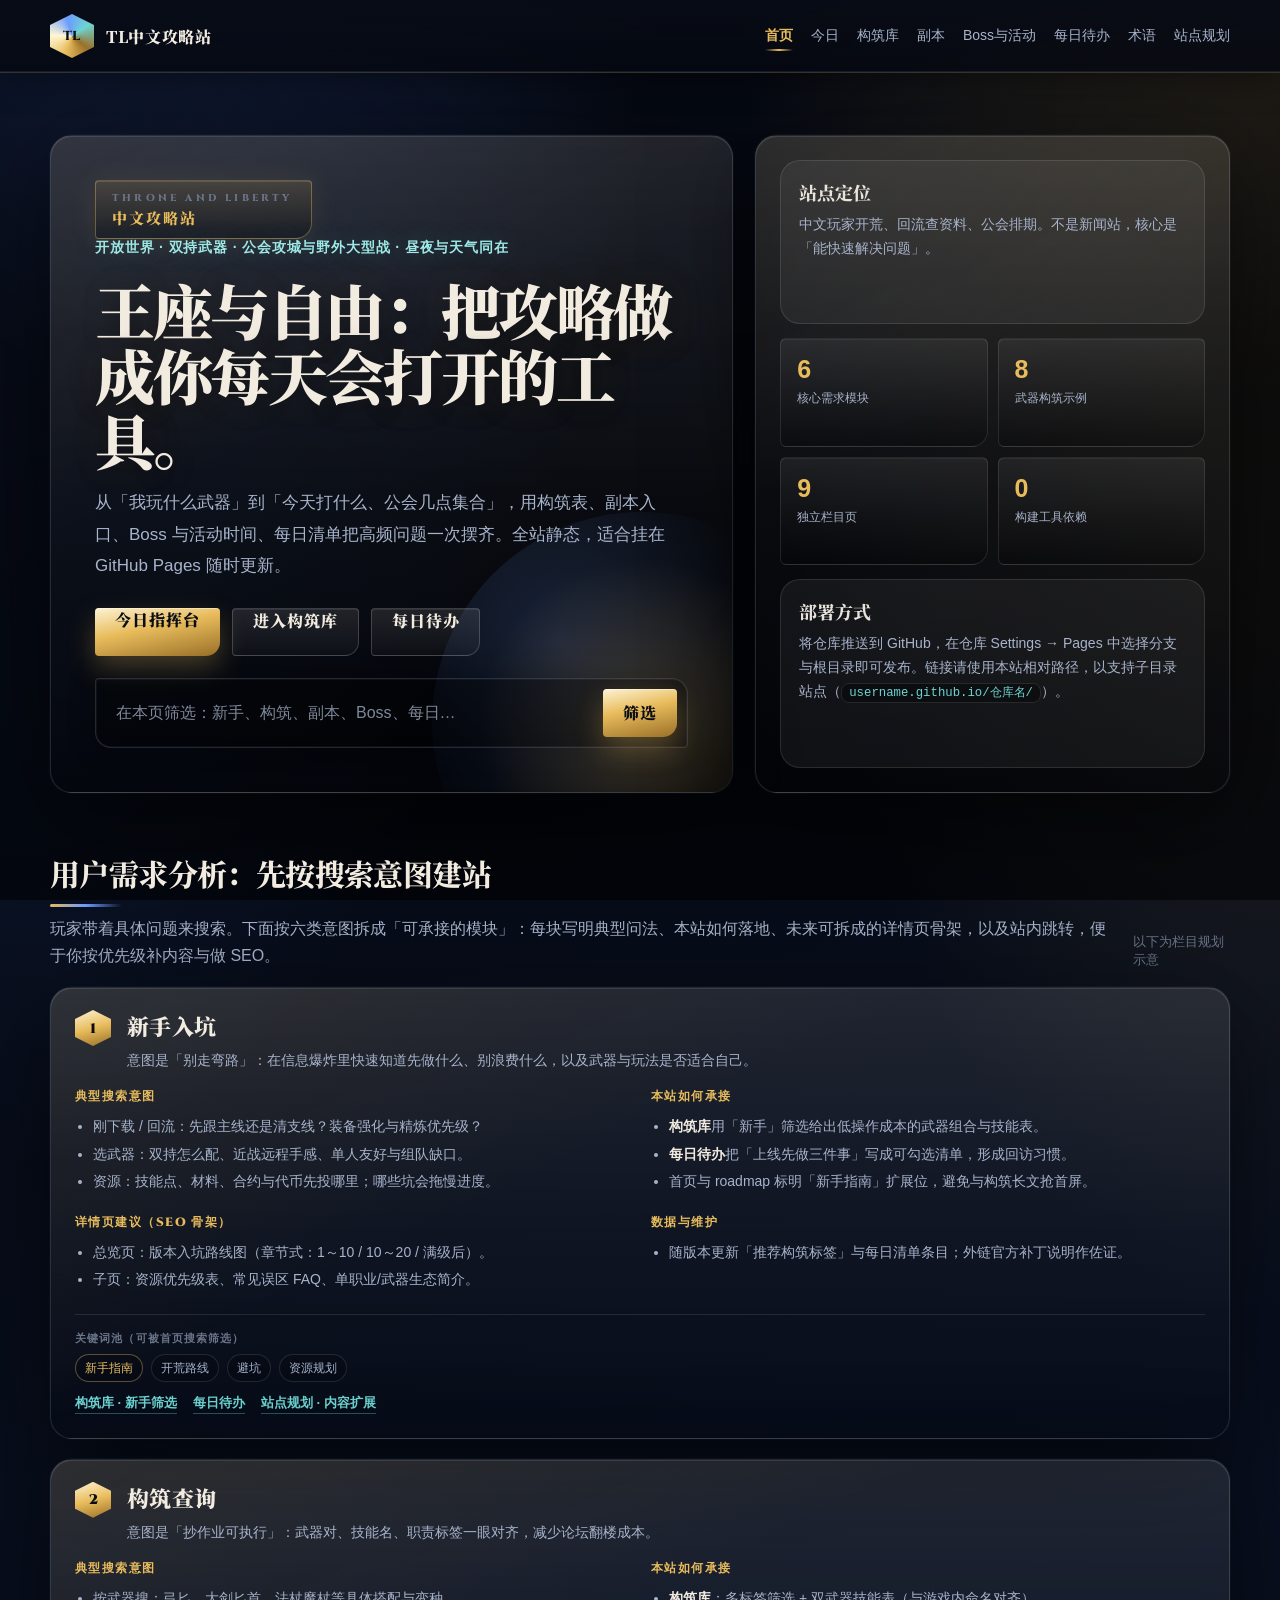
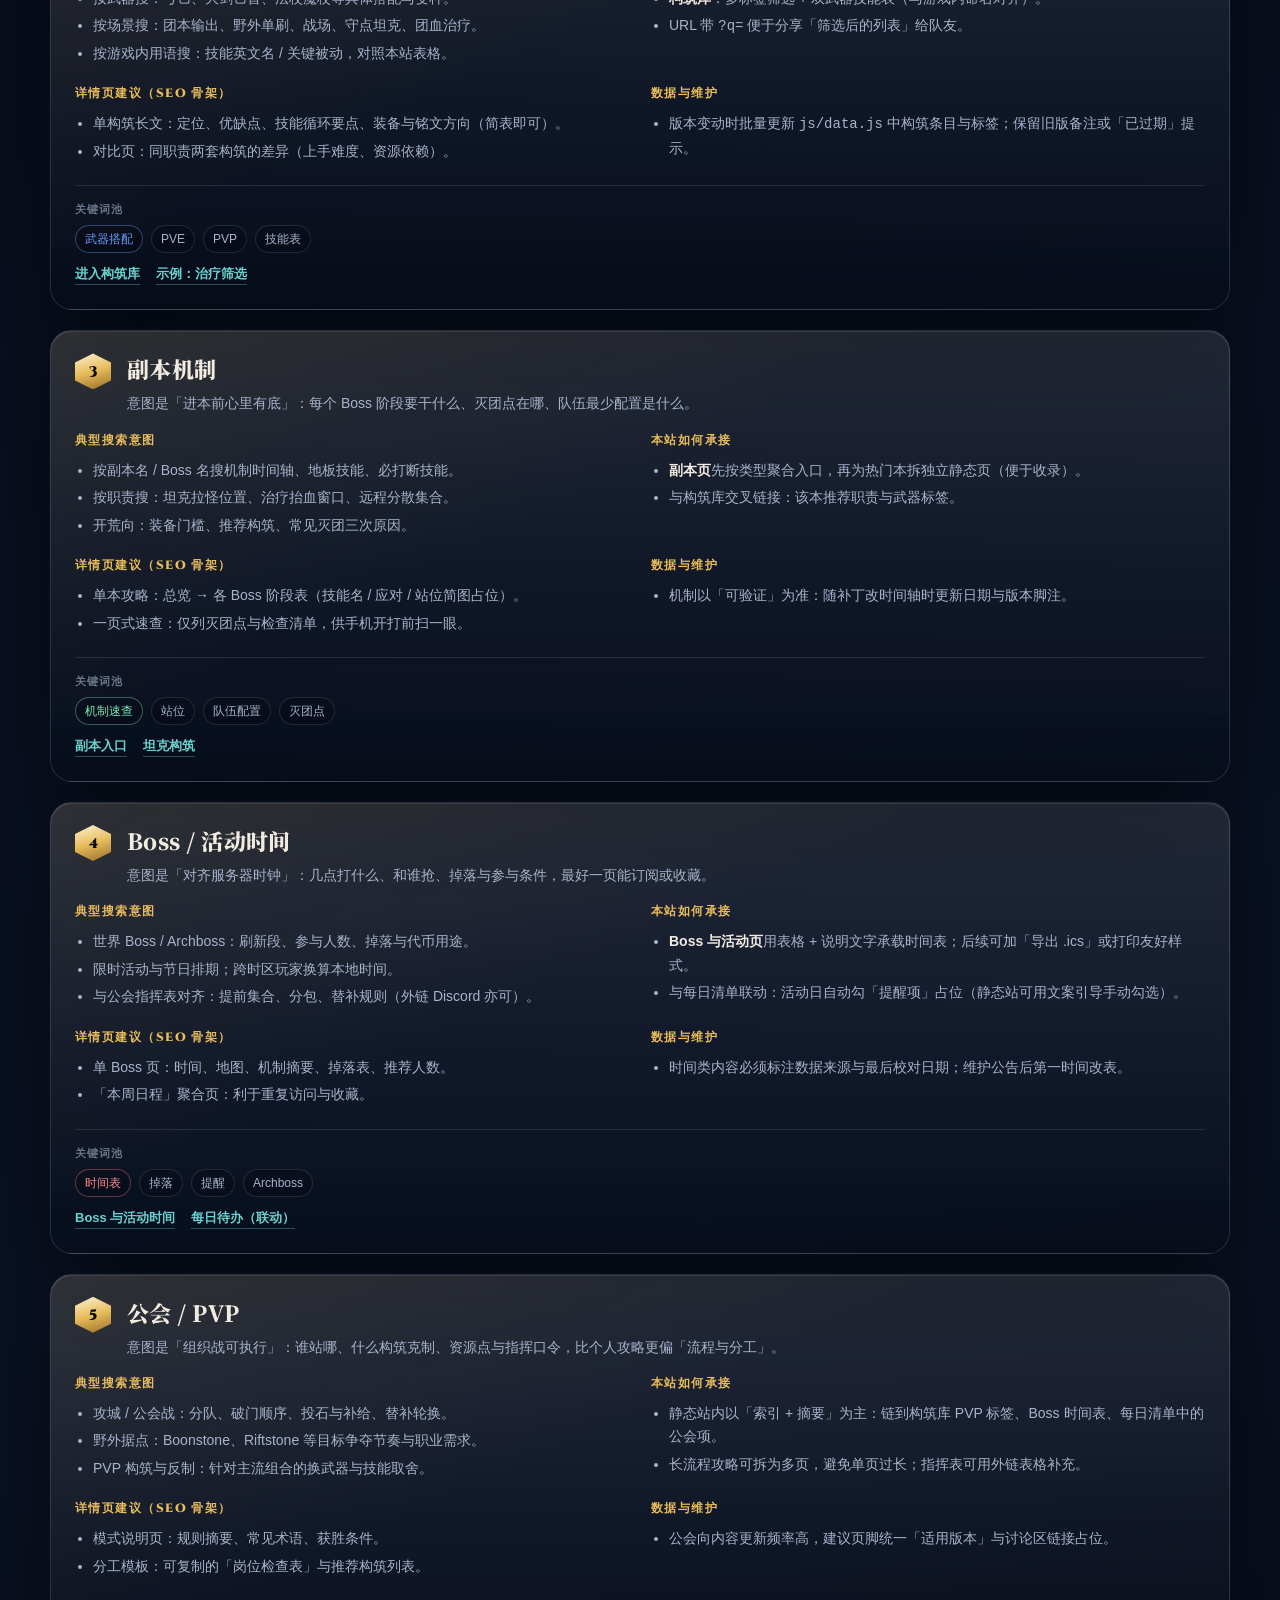
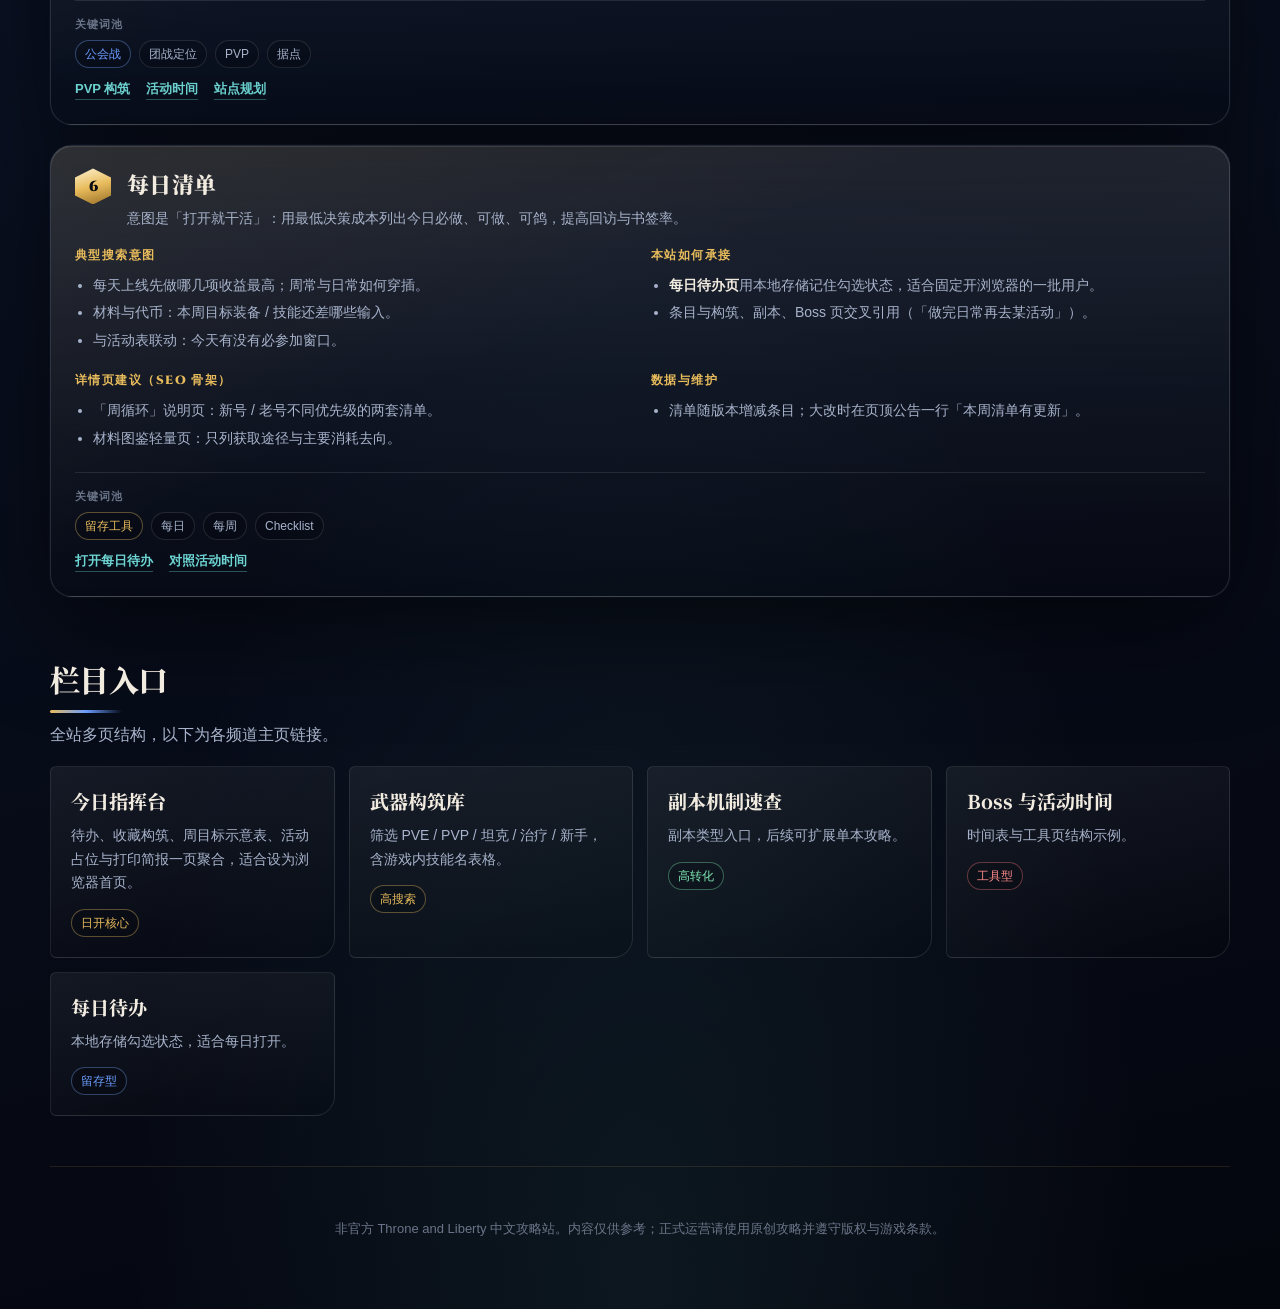
<file: index.html>
<!DOCTYPE html>
<html lang="zh-CN">
<head>
  <meta charset="UTF-8" />
  <meta name="viewport" content="width=device-width, initial-scale=1.0" />
  <title>TL中文攻略站 | Throne and Liberty 构筑 · 副本 · Boss · 每日清单</title>
  <meta name="description" content="Throne and Liberty 中文攻略站：武器构筑、副本入口、Boss与活动时间、每日待办。纯静态页面，可直接部署到 GitHub Pages。" />
  <link rel="stylesheet" href="css/site.css" />
</head>
<body>
  <header class="topbar">
    <div class="container nav">
      <a class="brand" href="index.html" aria-label="TL中文攻略站首页">
        <span class="brand-mark">TL</span>
        <span>TL中文攻略站</span>
      </a>
      <nav class="nav-links" aria-label="主导航">
        <a href="index.html">首页</a>
        <a href="today.html">今日</a>
        <a href="builds.html">构筑库</a>
        <a href="dungeons.html">副本</a>
        <a href="boss.html">Boss与活动</a>
        <a href="daily.html">每日待办</a>
        <a href="glossary.html">术语</a>
        <a href="roadmap.html">站点规划</a>
      </nav>
    </div>
  </header>

  <main id="top">
    <section class="container hero">
      <div class="panel hero-main">
        <span class="eyebrow">
          <span class="eyebrow-en">Throne and Liberty</span>
          <span class="eyebrow-zh">中文攻略站</span>
        </span>
        <p class="game-tagline">开放世界 · 双持武器 · 公会攻城与野外大型战 · 昼夜与天气同在</p>
        <h1>王座与自由：把攻略做成你每天会打开的工具。</h1>
        <p class="hero-desc">从「我玩什么武器」到「今天打什么、公会几点集合」，用构筑表、副本入口、Boss 与活动时间、每日清单把高频问题一次摆齐。全站静态，适合挂在 GitHub Pages 随时更新。</p>
        <div class="hero-actions">
          <a class="btn" href="today.html">今日指挥台</a>
          <a class="btn secondary" href="builds.html">进入构筑库</a>
          <a class="btn secondary" href="daily.html">每日待办</a>
        </div>
        <div class="search-box">
          <input id="globalSearch" type="search" placeholder="在本页筛选：新手、构筑、副本、Boss、每日…" />
          <button type="button" class="btn" id="homeSearchBtn">筛选</button>
        </div>
      </div>

      <aside class="panel hero-side">
        <div class="side-card">
          <h3>站点定位</h3>
          <p>中文玩家开荒、回流查资料、公会排期。不是新闻站，核心是「能快速解决问题」。</p>
        </div>
        <div class="metric-grid">
          <div class="metric"><b>6</b><span>核心需求模块</span></div>
          <div class="metric"><b>8</b><span>武器构筑示例</span></div>
          <div class="metric"><b>9</b><span>独立栏目页</span></div>
          <div class="metric"><b>0</b><span>构建工具依赖</span></div>
        </div>
        <div class="side-card">
          <h3>部署方式</h3>
          <p>将仓库推送到 GitHub，在仓库 Settings → Pages 中选择分支与根目录即可发布。链接请使用本站相对路径，以支持子目录站点（<code>username.github.io/仓库名/</code>）。</p>
        </div>
      </aside>
    </section>

    <section id="intent" class="container section">
      <div class="section-head">
        <div>
          <h2>用户需求分析：先按搜索意图建站</h2>
          <p>玩家带着具体问题来搜索。下面按六类意图拆成「可承接的模块」：每块写明典型问法、本站如何落地、未来可拆成的详情页骨架，以及站内跳转，便于你按优先级补内容与做 SEO。</p>
        </div>
        <span class="note">以下为栏目规划示意</span>
      </div>
      <div class="intent-module-list">
        <article class="panel intent-module searchable" data-keywords="新手 入坑 开荒 升级 资源 装备 技能 选武器 避坑 主线 支线 材料 代币 强化 精炼 技能点 职业 回流 小号">
          <header class="intent-module-head">
            <span class="num">1</span>
            <div>
              <h3>新手入坑</h3>
              <p class="intent-lede">意图是「别走弯路」：在信息爆炸里快速知道先做什么、别浪费什么，以及武器与玩法是否适合自己。</p>
            </div>
          </header>
          <div class="intent-grid">
            <div class="intent-block">
              <h4>典型搜索意图</h4>
              <ul>
                <li>刚下载 / 回流：先跟主线还是清支线？装备强化与精炼优先级？</li>
                <li>选武器：双持怎么配、近战远程手感、单人友好与组队缺口。</li>
                <li>资源：技能点、材料、合约与代币先投哪里；哪些坑会拖慢进度。</li>
              </ul>
            </div>
            <div class="intent-block">
              <h4>本站如何承接</h4>
              <ul>
                <li><span class="intent-strong">构筑库</span>用「新手」筛选给出低操作成本的武器组合与技能表。</li>
                <li><span class="intent-strong">每日待办</span>把「上线先做三件事」写成可勾选清单，形成回访习惯。</li>
                <li>首页与 roadmap 标明「新手指南」扩展位，避免与构筑长文抢首屏。</li>
              </ul>
            </div>
            <div class="intent-block">
              <h4>详情页建议（SEO 骨架）</h4>
              <ul>
                <li>总览页：版本入坑路线图（章节式：1～10 / 10～20 / 满级后）。</li>
                <li>子页：资源优先级表、常见误区 FAQ、单职业/武器生态简介。</li>
              </ul>
            </div>
            <div class="intent-block">
              <h4>数据与维护</h4>
              <ul>
                <li>随版本更新「推荐构筑标签」与每日清单条目；外链官方补丁说明作佐证。</li>
              </ul>
            </div>
          </div>
          <div class="intent-footer">
            <span class="intent-label">关键词池（可被首页搜索筛选）</span>
            <div class="tags"><span class="tag gold">新手指南</span><span class="tag">开荒路线</span><span class="tag">避坑</span><span class="tag">资源规划</span></div>
            <div class="intent-links">
              <a href="builds.html?q=新手">构筑库 · 新手筛选</a>
              <a href="daily.html">每日待办</a>
              <a href="roadmap.html">站点规划 · 内容扩展</a>
            </div>
          </div>
        </article>

        <article class="panel intent-module searchable" data-keywords="build 构筑 武器 职业 弓匕 大剑 匕首 法杖 坦克 治疗 输出 PVE PVP 技能 铭文 配装 双持 魔杖 长弓 弩 剑盾">
          <header class="intent-module-head">
            <span class="num">2</span>
            <div>
              <h3>构筑查询</h3>
              <p class="intent-lede">意图是「抄作业可执行」：武器对、技能名、职责标签一眼对齐，减少论坛翻楼成本。</p>
            </div>
          </header>
          <div class="intent-grid">
            <div class="intent-block">
              <h4>典型搜索意图</h4>
              <ul>
                <li>按武器搜：弓匕、大剑匕首、法杖魔杖等具体搭配与变种。</li>
                <li>按场景搜：团本输出、野外单刷、战场、守点坦克、团血治疗。</li>
                <li>按游戏内用语搜：技能英文名 / 关键被动，对照本站表格。</li>
              </ul>
            </div>
            <div class="intent-block">
              <h4>本站如何承接</h4>
              <ul>
                <li><span class="intent-strong">构筑库</span>：多标签筛选 + 双武器技能表（与游戏内命名对齐）。</li>
                <li>URL 带 <code>?q=</code> 便于分享「筛选后的列表」给队友。</li>
              </ul>
            </div>
            <div class="intent-block">
              <h4>详情页建议（SEO 骨架）</h4>
              <ul>
                <li>单构筑长文：定位、优缺点、技能循环要点、装备与铭文方向（简表即可）。</li>
                <li>对比页：同职责两套构筑的差异（上手难度、资源依赖）。</li>
              </ul>
            </div>
            <div class="intent-block">
              <h4>数据与维护</h4>
              <ul>
                <li>版本变动时批量更新 <code>js/data.js</code> 中构筑条目与标签；保留旧版备注或「已过期」提示。</li>
              </ul>
            </div>
          </div>
          <div class="intent-footer">
            <span class="intent-label">关键词池</span>
            <div class="tags"><span class="tag blue">武器搭配</span><span class="tag">PVE</span><span class="tag">PVP</span><span class="tag">技能表</span></div>
            <div class="intent-links">
              <a href="builds.html">进入构筑库</a>
              <a href="builds.html?q=治疗">示例：治疗筛选</a>
            </div>
          </div>
        </article>

        <article class="panel intent-module searchable" data-keywords="副本 地下城 机制 boss 打法 站位 灭团点 打断 驱散 坦克 奶妈 职责 进本 门槛 装备等级">
          <header class="intent-module-head">
            <span class="num">3</span>
            <div>
              <h3>副本机制</h3>
              <p class="intent-lede">意图是「进本前心里有底」：每个 Boss 阶段要干什么、灭团点在哪、队伍最少配置是什么。</p>
            </div>
          </header>
          <div class="intent-grid">
            <div class="intent-block">
              <h4>典型搜索意图</h4>
              <ul>
                <li>按副本名 / Boss 名搜机制时间轴、地板技能、必打断技能。</li>
                <li>按职责搜：坦克拉怪位置、治疗抬血窗口、远程分散集合。</li>
                <li>开荒向：装备门槛、推荐构筑、常见灭团三次原因。</li>
              </ul>
            </div>
            <div class="intent-block">
              <h4>本站如何承接</h4>
              <ul>
                <li><span class="intent-strong">副本页</span>先按类型聚合入口，再为热门本拆独立静态页（便于收录）。</li>
                <li>与构筑库交叉链接：该本推荐职责与武器标签。</li>
              </ul>
            </div>
            <div class="intent-block">
              <h4>详情页建议（SEO 骨架）</h4>
              <ul>
                <li>单本攻略：总览 → 各 Boss 阶段表（技能名 / 应对 / 站位简图占位）。</li>
                <li>一页式速查：仅列灭团点与检查清单，供手机开打前扫一眼。</li>
              </ul>
            </div>
            <div class="intent-block">
              <h4>数据与维护</h4>
              <ul>
                <li>机制以「可验证」为准：随补丁改时间轴时更新日期与版本脚注。</li>
              </ul>
            </div>
          </div>
          <div class="intent-footer">
            <span class="intent-label">关键词池</span>
            <div class="tags"><span class="tag green">机制速查</span><span class="tag">站位</span><span class="tag">队伍配置</span><span class="tag">灭团点</span></div>
            <div class="intent-links">
              <a href="dungeons.html">副本入口</a>
              <a href="builds.html?q=坦克">坦克构筑</a>
            </div>
          </div>
        </article>

        <article class="panel intent-module searchable" data-keywords="世界boss archboss 时间 掉落 活动 日程 服务器 日历 提醒 野外 动态事件 维护 公告">
          <header class="intent-module-head">
            <span class="num">4</span>
            <div>
              <h3>Boss / 活动时间</h3>
              <p class="intent-lede">意图是「对齐服务器时钟」：几点打什么、和谁抢、掉落与参与条件，最好一页能订阅或收藏。</p>
            </div>
          </header>
          <div class="intent-grid">
            <div class="intent-block">
              <h4>典型搜索意图</h4>
              <ul>
                <li>世界 Boss / Archboss：刷新段、参与人数、掉落与代币用途。</li>
                <li>限时活动与节日排期；跨时区玩家换算本地时间。</li>
                <li>与公会指挥表对齐：提前集合、分包、替补规则（外链 Discord 亦可）。</li>
              </ul>
            </div>
            <div class="intent-block">
              <h4>本站如何承接</h4>
              <ul>
                <li><span class="intent-strong">Boss 与活动页</span>用表格 + 说明文字承载时间表；后续可加「导出 .ics」或打印友好样式。</li>
                <li>与每日清单联动：活动日自动勾「提醒项」占位（静态站可用文案引导手动勾选）。</li>
              </ul>
            </div>
            <div class="intent-block">
              <h4>详情页建议（SEO 骨架）</h4>
              <ul>
                <li>单 Boss 页：时间、地图、机制摘要、掉落表、推荐人数。</li>
                <li>「本周日程」聚合页：利于重复访问与收藏。</li>
              </ul>
            </div>
            <div class="intent-block">
              <h4>数据与维护</h4>
              <ul>
                <li>时间类内容必须标注数据来源与最后校对日期；维护公告后第一时间改表。</li>
              </ul>
            </div>
          </div>
          <div class="intent-footer">
            <span class="intent-label">关键词池</span>
            <div class="tags"><span class="tag red">时间表</span><span class="tag">掉落</span><span class="tag">提醒</span><span class="tag">Archboss</span></div>
            <div class="intent-links">
              <a href="boss.html">Boss 与活动时间</a>
              <a href="daily.html">每日待办（联动）</a>
            </div>
          </div>
        </article>

        <article class="panel intent-module searchable" data-keywords="公会 pvp 攻城 团战 boonstone riftstone 战场 指挥 配置 语音 报名 替补 赛季">
          <header class="intent-module-head">
            <span class="num">5</span>
            <div>
              <h3>公会 / PVP</h3>
              <p class="intent-lede">意图是「组织战可执行」：谁站哪、什么构筑克制、资源点与指挥口令，比个人攻略更偏「流程与分工」。</p>
            </div>
          </header>
          <div class="intent-grid">
            <div class="intent-block">
              <h4>典型搜索意图</h4>
              <ul>
                <li>攻城 / 公会战：分队、破门顺序、投石与补给、替补轮换。</li>
                <li>野外据点：Boonstone、Riftstone 等目标争夺节奏与职业需求。</li>
                <li>PVP 构筑与反制：针对主流组合的换武器与技能取舍。</li>
              </ul>
            </div>
            <div class="intent-block">
              <h4>本站如何承接</h4>
              <ul>
                <li>静态站内以「索引 + 摘要」为主：链到构筑库 PVP 标签、Boss 时间表、每日清单中的公会项。</li>
                <li>长流程攻略可拆为多页，避免单页过长；指挥表可用外链表格补充。</li>
              </ul>
            </div>
            <div class="intent-block">
              <h4>详情页建议（SEO 骨架）</h4>
              <ul>
                <li>模式说明页：规则摘要、常见术语、获胜条件。</li>
                <li>分工模板：可复制的「岗位检查表」与推荐构筑列表。</li>
              </ul>
            </div>
            <div class="intent-block">
              <h4>数据与维护</h4>
              <ul>
                <li>公会向内容更新频率高，建议页脚统一「适用版本」与讨论区链接占位。</li>
              </ul>
            </div>
          </div>
          <div class="intent-footer">
            <span class="intent-label">关键词池</span>
            <div class="tags"><span class="tag blue">公会战</span><span class="tag">团战定位</span><span class="tag">PVP</span><span class="tag">据点</span></div>
            <div class="intent-links">
              <a href="builds.html?q=PVP">PVP 构筑</a>
              <a href="boss.html">活动时间</a>
              <a href="roadmap.html">站点规划</a>
            </div>
          </div>
        </article>

        <article class="panel intent-module searchable" data-keywords="每日 每周 checklist 任务 材料 合约 代币 上线 优先 留存 周常 日常 委派">
          <header class="intent-module-head">
            <span class="num">6</span>
            <div>
              <h3>每日清单</h3>
              <p class="intent-lede">意图是「打开就干活」：用最低决策成本列出今日必做、可做、可鸽，提高回访与书签率。</p>
            </div>
          </header>
          <div class="intent-grid">
            <div class="intent-block">
              <h4>典型搜索意图</h4>
              <ul>
                <li>每天上线先做哪几项收益最高；周常与日常如何穿插。</li>
                <li>材料与代币：本周目标装备 / 技能还差哪些输入。</li>
                <li>与活动表联动：今天有没有必参加窗口。</li>
              </ul>
            </div>
            <div class="intent-block">
              <h4>本站如何承接</h4>
              <ul>
                <li><span class="intent-strong">每日待办页</span>用本地存储记住勾选状态，适合固定开浏览器的一批用户。</li>
                <li>条目与构筑、副本、Boss 页交叉引用（「做完日常再去某活动」）。</li>
              </ul>
            </div>
            <div class="intent-block">
              <h4>详情页建议（SEO 骨架）</h4>
              <ul>
                <li>「周循环」说明页：新号 / 老号不同优先级的两套清单。</li>
                <li>材料图鉴轻量页：只列获取途径与主要消耗去向。</li>
              </ul>
            </div>
            <div class="intent-block">
              <h4>数据与维护</h4>
              <ul>
                <li>清单随版本增减条目；大改时在页顶公告一行「本周清单有更新」。</li>
              </ul>
            </div>
          </div>
          <div class="intent-footer">
            <span class="intent-label">关键词池</span>
            <div class="tags"><span class="tag gold">留存工具</span><span class="tag">每日</span><span class="tag">每周</span><span class="tag">Checklist</span></div>
            <div class="intent-links">
              <a href="daily.html">打开每日待办</a>
              <a href="boss.html">对照活动时间</a>
            </div>
          </div>
        </article>
      </div>
    </section>

    <section id="hot" class="container section">
      <div class="section-head">
        <div>
          <h2>栏目入口</h2>
          <p>全站多页结构，以下为各频道主页链接。</p>
        </div>
      </div>
      <div class="grid-4">
        <a class="card" href="today.html">
          <h3>今日指挥台</h3>
          <p>待办、收藏构筑、周目标示意表、活动占位与打印简报一页聚合，适合设为浏览器首页。</p>
          <span class="tag gold">日开核心</span>
        </a>
        <a class="card" href="builds.html">
          <h3>武器构筑库</h3>
          <p>筛选 PVE / PVP / 坦克 / 治疗 / 新手，含游戏内技能名表格。</p>
          <span class="tag gold">高搜索</span>
        </a>
        <a class="card" href="dungeons.html">
          <h3>副本机制速查</h3>
          <p>副本类型入口，后续可扩展单本攻略。</p>
          <span class="tag green">高转化</span>
        </a>
        <a class="card" href="boss.html">
          <h3>Boss 与活动时间</h3>
          <p>时间表与工具页结构示例。</p>
          <span class="tag red">工具型</span>
        </a>
        <a class="card" href="daily.html">
          <h3>每日待办</h3>
          <p>本地存储勾选状态，适合每日打开。</p>
          <span class="tag blue">留存型</span>
        </a>
      </div>
    </section>
  </main>

  <footer class="container footer">
    <nav class="footer-nav" aria-label="站点地图">
      <a href="index.html">首页</a>
      <a href="today.html">今日</a>
      <a href="builds.html">构筑</a>
      <a href="dungeons.html">副本</a>
      <a href="boss.html">Boss</a>
      <a href="daily.html">每日</a>
      <a href="glossary.html">术语</a>
      <a href="roadmap.html">规划</a>
      <a href="changelog.html">更新</a>
    </nav>
    <p>非官方 Throne and Liberty 中文攻略站。内容仅供参考；正式运营请使用原创攻略并遵守版权与游戏条款。</p>
  </footer>

  <script src="js/data.js"></script>
  <script src="js/site.js"></script>
</body>
</html>
</file>
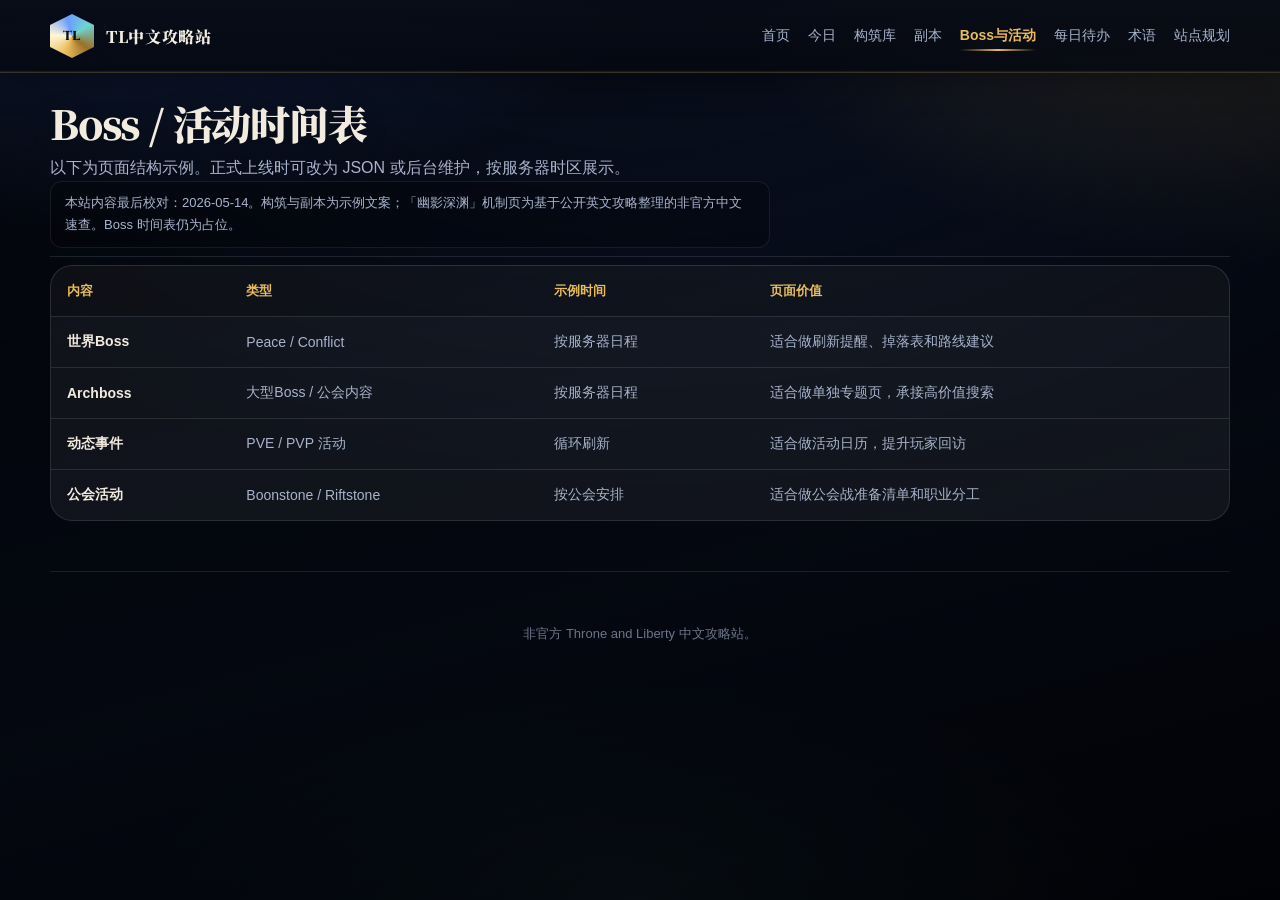
<file: boss.html>
<!DOCTYPE html>
<html lang="zh-CN">
<head>
  <meta charset="UTF-8" />
  <meta name="viewport" content="width=device-width, initial-scale=1.0" />
  <title>Boss 与活动时间 | TL中文攻略站</title>
  <meta name="description" content="Throne and Liberty 世界 Boss、Archboss、动态事件与公会活动向时间表结构。" />
  <link rel="stylesheet" href="css/site.css" />
</head>
<body>
  <header class="topbar">
    <div class="container nav">
      <a class="brand" href="index.html" aria-label="TL中文攻略站首页">
        <span class="brand-mark">TL</span>
        <span>TL中文攻略站</span>
      </a>
      <nav class="nav-links" aria-label="主导航">
        <a href="index.html">首页</a>
        <a href="today.html">今日</a>
        <a href="builds.html">构筑库</a>
        <a href="dungeons.html">副本</a>
        <a href="boss.html">Boss与活动</a>
        <a href="daily.html">每日待办</a>
        <a href="glossary.html">术语</a>
        <a href="roadmap.html">站点规划</a>
      </nav>
    </div>
  </header>

  <main>
    <div class="container page-lead">
      <h1>Boss / 活动时间表</h1>
      <p>以下为页面结构示例。正式上线时可改为 JSON 或后台维护，按服务器时区展示。</p>
      <p class="data-verified" data-site-meta></p>
    </div>

    <section class="container section" style="padding-top:0;">
      <div class="table-wrap">
        <table>
          <thead>
            <tr>
              <th>内容</th>
              <th>类型</th>
              <th>示例时间</th>
              <th>页面价值</th>
            </tr>
          </thead>
          <tbody id="bossTable"></tbody>
        </table>
      </div>
    </section>
  </main>

  <footer class="container footer">
    <nav class="footer-nav" aria-label="站点地图">
      <a href="index.html">首页</a>
      <a href="today.html">今日</a>
      <a href="builds.html">构筑</a>
      <a href="dungeons.html">副本</a>
      <a href="boss.html">Boss</a>
      <a href="daily.html">每日</a>
      <a href="glossary.html">术语</a>
      <a href="roadmap.html">规划</a>
      <a href="changelog.html">更新</a>
    </nav>
    <p>非官方 Throne and Liberty 中文攻略站。</p>
  </footer>

  <script src="js/data.js"></script>
  <script src="js/site.js"></script>
</body>
</html>
</file>
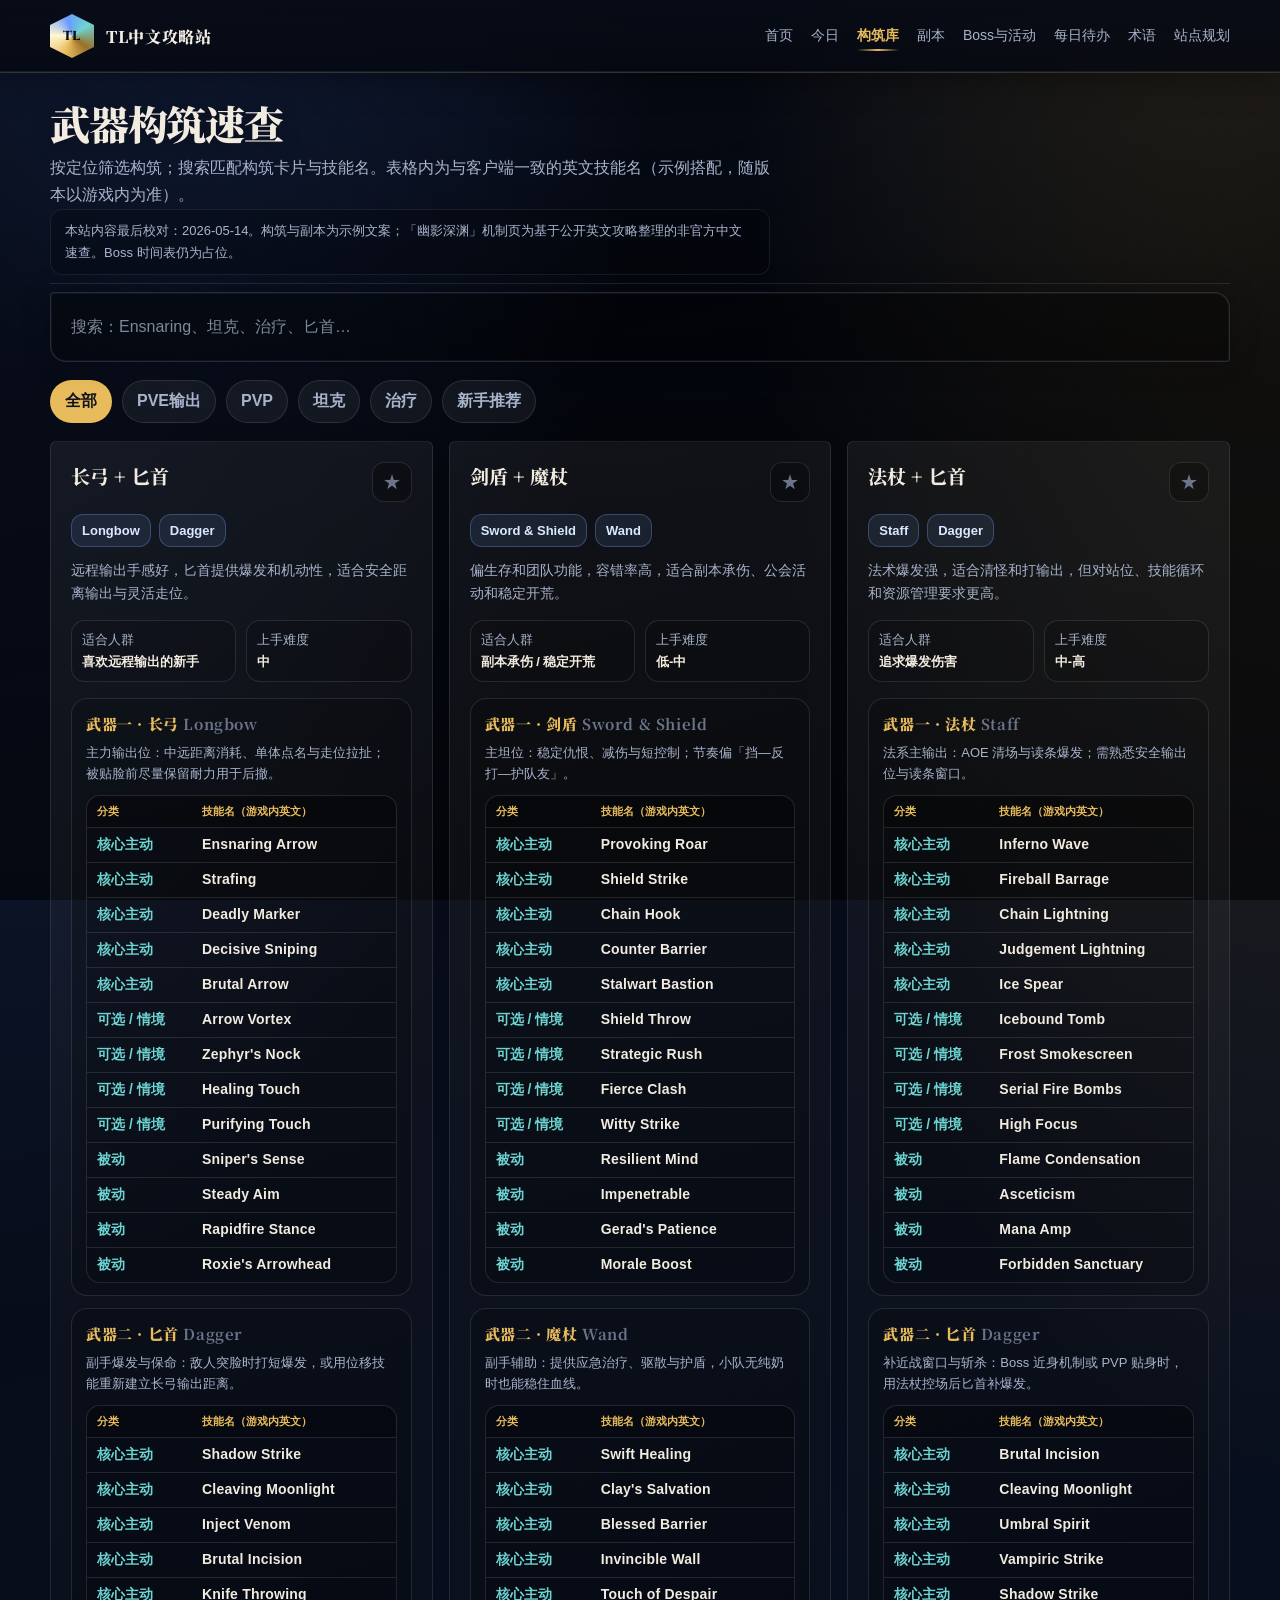
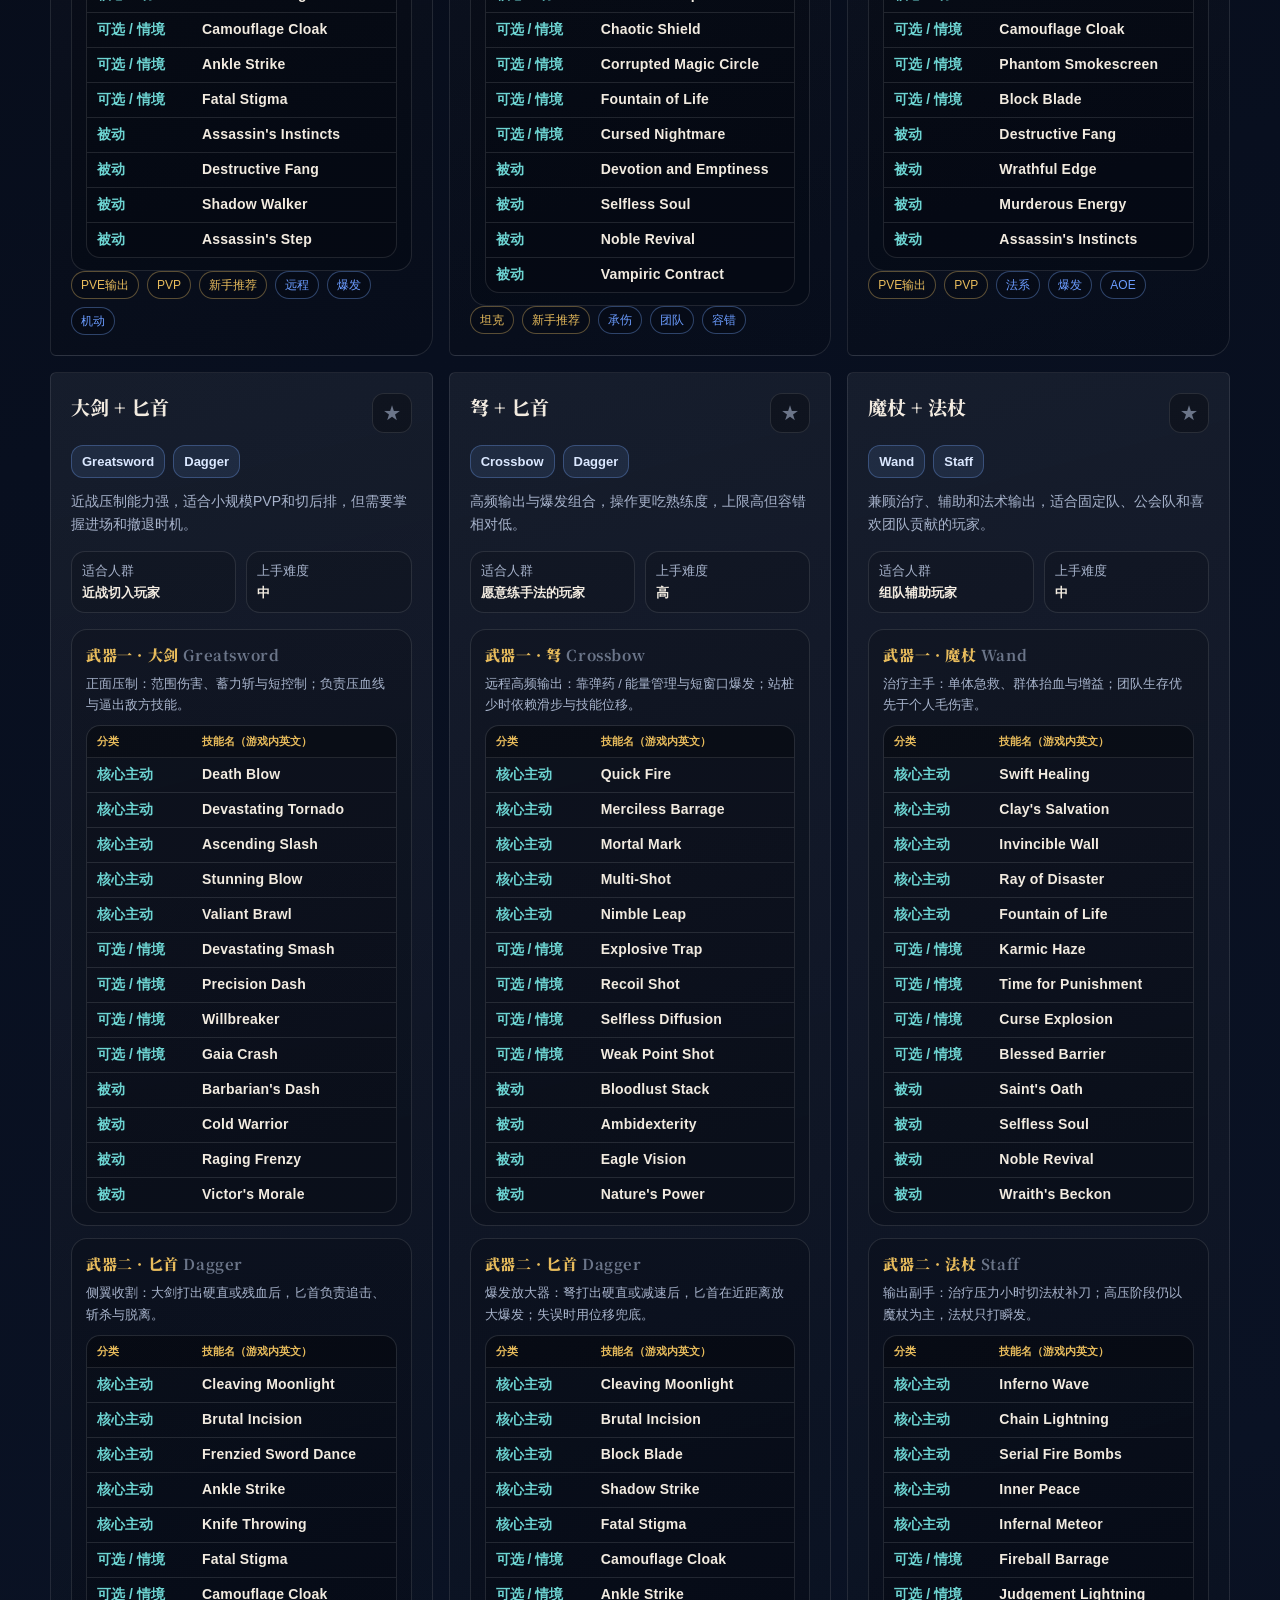
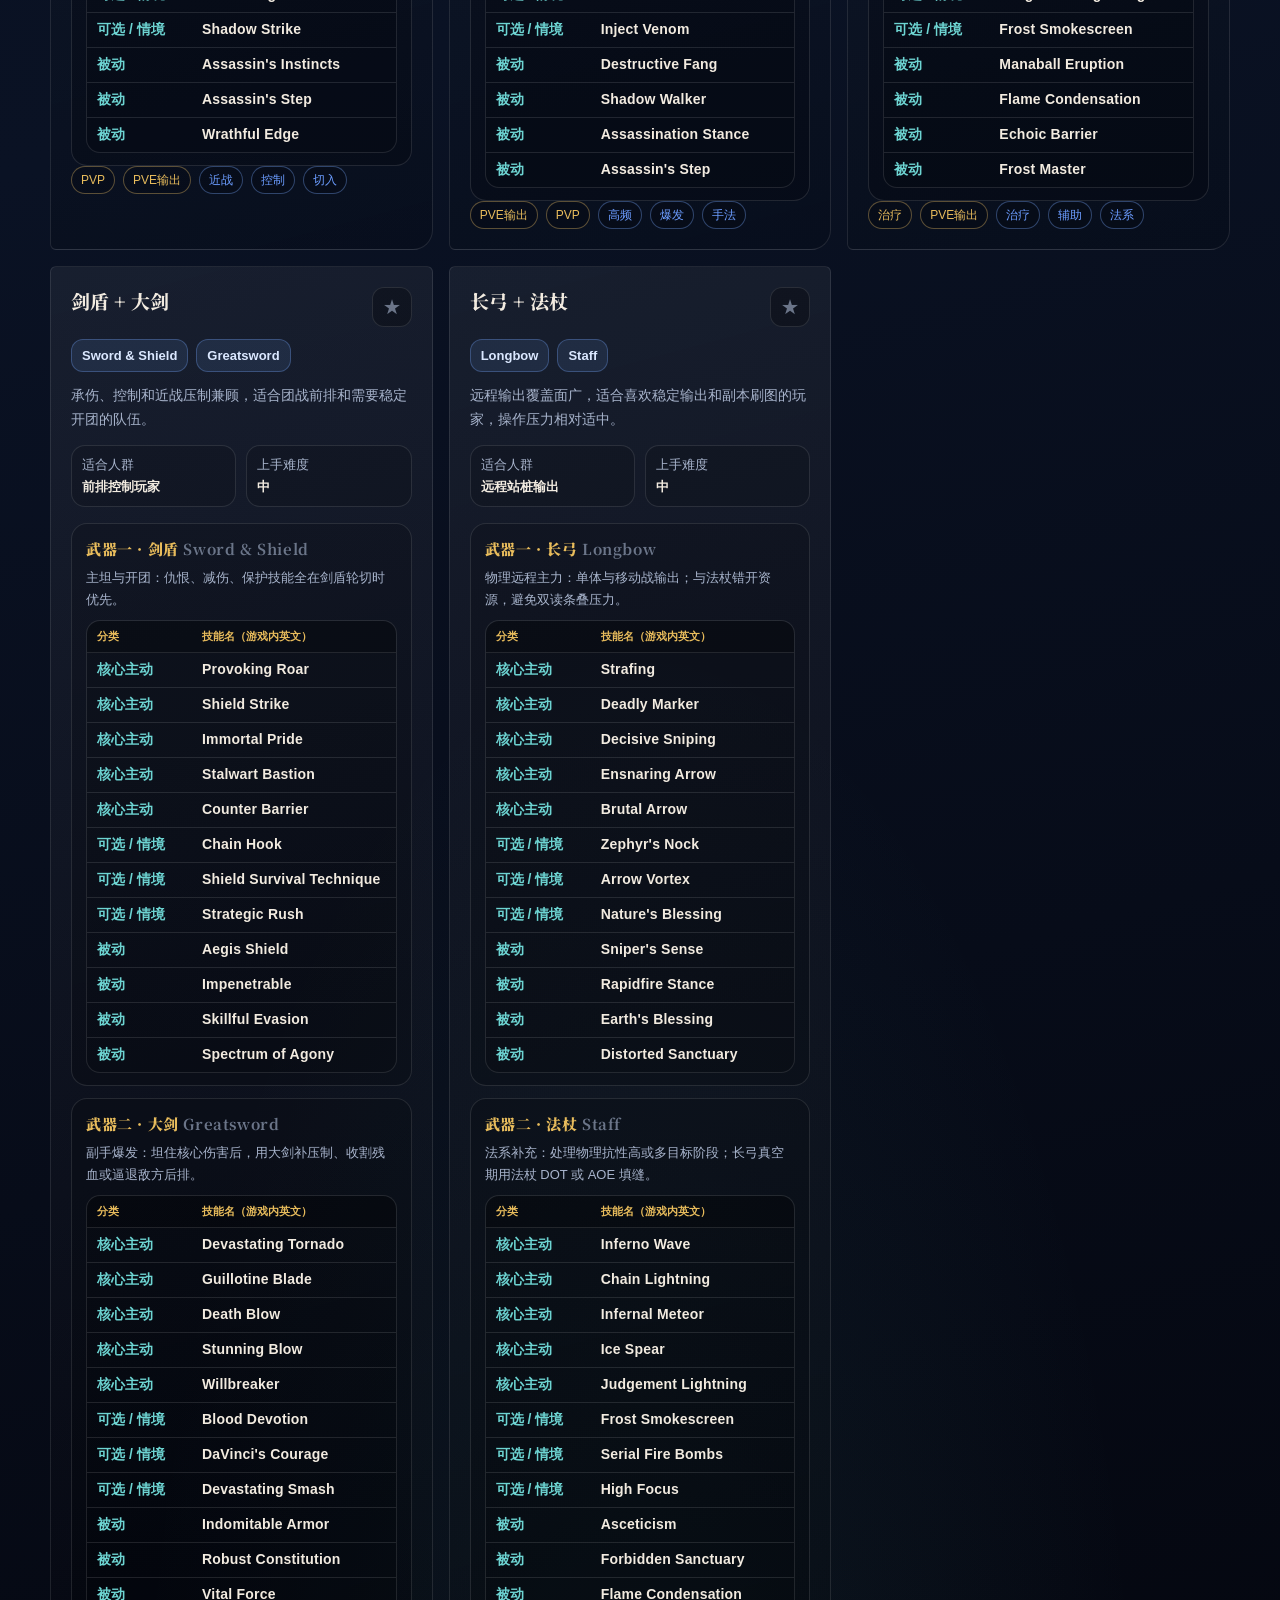
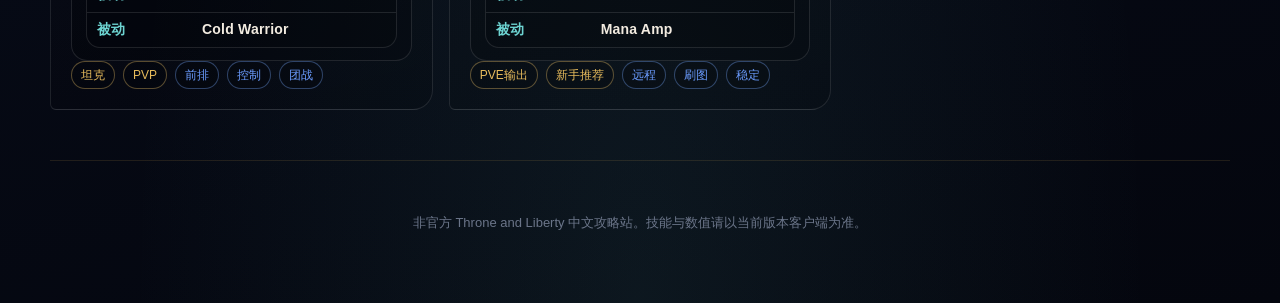
<file: builds.html>
<!DOCTYPE html>
<html lang="zh-CN">
<head>
  <meta charset="UTF-8" />
  <meta name="viewport" content="width=device-width, initial-scale=1.0" />
  <title>武器构筑库 | TL中文攻略站</title>
  <meta name="description" content="Throne and Liberty 武器双持构筑速查：筛选定位、游戏内英文技能名表格。" />
  <link rel="stylesheet" href="css/site.css" />
</head>
<body>
  <header class="topbar">
    <div class="container nav">
      <a class="brand" href="index.html" aria-label="TL中文攻略站首页">
        <span class="brand-mark">TL</span>
        <span>TL中文攻略站</span>
      </a>
      <nav class="nav-links" aria-label="主导航">
        <a href="index.html">首页</a>
        <a href="today.html">今日</a>
        <a href="builds.html">构筑库</a>
        <a href="dungeons.html">副本</a>
        <a href="boss.html">Boss与活动</a>
        <a href="daily.html">每日待办</a>
        <a href="glossary.html">术语</a>
        <a href="roadmap.html">站点规划</a>
      </nav>
    </div>
  </header>

  <main>
    <div class="container page-lead">
      <h1>武器构筑速查</h1>
      <p>按定位筛选构筑；搜索匹配构筑卡片与技能名。表格内为与客户端一致的英文技能名（示例搭配，随版本以游戏内为准）。</p>
      <p class="data-verified" data-site-meta></p>
    </div>

    <section class="container section" style="padding-top:0;">
      <div class="search-box" style="margin-bottom:18px;">
        <input id="globalSearch" type="search" placeholder="搜索：Ensnaring、坦克、治疗、匕首…" />
      </div>
      <div class="chips" id="buildFilters">
        <button type="button" class="chip active" data-role="全部">全部</button>
        <button type="button" class="chip" data-role="PVE输出">PVE输出</button>
        <button type="button" class="chip" data-role="PVP">PVP</button>
        <button type="button" class="chip" data-role="坦克">坦克</button>
        <button type="button" class="chip" data-role="治疗">治疗</button>
        <button type="button" class="chip" data-role="新手推荐">新手推荐</button>
      </div>
      <div class="grid-3" id="buildGrid"></div>
      <div class="empty" id="buildEmpty">没有匹配到构筑，可以换个关键词试试。</div>
    </section>
  </main>

  <footer class="container footer">
    <nav class="footer-nav" aria-label="站点地图">
      <a href="index.html">首页</a>
      <a href="today.html">今日</a>
      <a href="builds.html">构筑</a>
      <a href="dungeons.html">副本</a>
      <a href="boss.html">Boss</a>
      <a href="daily.html">每日</a>
      <a href="glossary.html">术语</a>
      <a href="roadmap.html">规划</a>
      <a href="changelog.html">更新</a>
    </nav>
    <p>非官方 Throne and Liberty 中文攻略站。技能与数值请以当前版本客户端为准。</p>
  </footer>

  <script src="js/data.js"></script>
  <script src="js/site.js"></script>
</body>
</html>
</file>
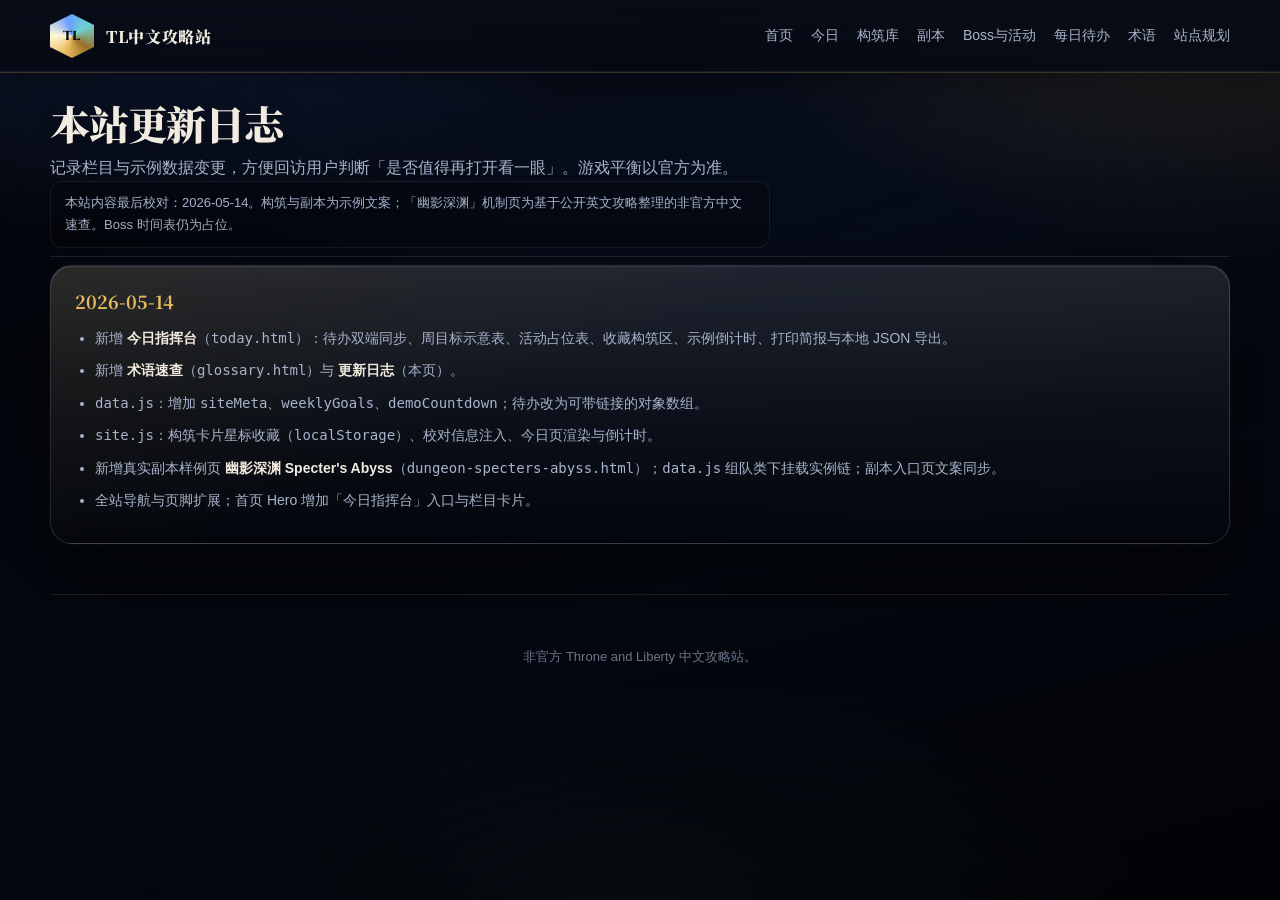
<file: changelog.html>
<!DOCTYPE html>
<html lang="zh-CN">
<head>
  <meta charset="UTF-8" />
  <meta name="viewport" content="width=device-width, initial-scale=1.0" />
  <title>更新日志 | TL中文攻略站</title>
  <meta name="description" content="TL中文攻略站结构与示例数据更新记录。" />
  <link rel="stylesheet" href="css/site.css" />
</head>
<body>
  <header class="topbar">
    <div class="container nav">
      <a class="brand" href="index.html" aria-label="TL中文攻略站首页">
        <span class="brand-mark">TL</span>
        <span>TL中文攻略站</span>
      </a>
      <nav class="nav-links" aria-label="主导航">
        <a href="index.html">首页</a>
        <a href="today.html">今日</a>
        <a href="builds.html">构筑库</a>
        <a href="dungeons.html">副本</a>
        <a href="boss.html">Boss与活动</a>
        <a href="daily.html">每日待办</a>
        <a href="glossary.html">术语</a>
        <a href="roadmap.html">站点规划</a>
      </nav>
    </div>
  </header>

  <main>
    <div class="container page-lead">
      <h1>本站更新日志</h1>
      <p>记录栏目与示例数据变更，方便回访用户判断「是否值得再打开看一眼」。游戏平衡以官方为准。</p>
      <p class="data-verified" data-site-meta></p>
    </div>

    <section class="container section" style="padding-top:0;">
      <div class="panel changelog-panel">
        <h2 class="changelog-date">2026-05-14</h2>
        <ul class="changelog-list">
          <li>新增 <strong>今日指挥台</strong>（<code>today.html</code>）：待办双端同步、周目标示意表、活动占位表、收藏构筑区、示例倒计时、打印简报与本地 JSON 导出。</li>
          <li>新增 <strong>术语速查</strong>（<code>glossary.html</code>）与 <strong>更新日志</strong>（本页）。</li>
          <li><code>data.js</code>：增加 <code>siteMeta</code>、<code>weeklyGoals</code>、<code>demoCountdown</code>；待办改为可带链接的对象数组。</li>
          <li><code>site.js</code>：构筑卡片星标收藏（<code>localStorage</code>）、校对信息注入、今日页渲染与倒计时。</li>
          <li>新增真实副本样例页 <strong>幽影深渊 Specter's Abyss</strong>（<code>dungeon-specters-abyss.html</code>）；<code>data.js</code> 组队类下挂载实例链；副本入口页文案同步。</li>
          <li>全站导航与页脚扩展；首页 Hero 增加「今日指挥台」入口与栏目卡片。</li>
        </ul>
      </div>
    </section>
  </main>

  <footer class="container footer">
    <nav class="footer-nav" aria-label="站点地图">
      <a href="index.html">首页</a>
      <a href="today.html">今日</a>
      <a href="builds.html">构筑</a>
      <a href="dungeons.html">副本</a>
      <a href="boss.html">Boss</a>
      <a href="daily.html">每日</a>
      <a href="glossary.html">术语</a>
      <a href="roadmap.html">规划</a>
      <a href="changelog.html">更新</a>
    </nav>
    <p>非官方 Throne and Liberty 中文攻略站。</p>
  </footer>

  <script src="js/data.js"></script>
  <script src="js/site.js"></script>
</body>
</html>
</file>
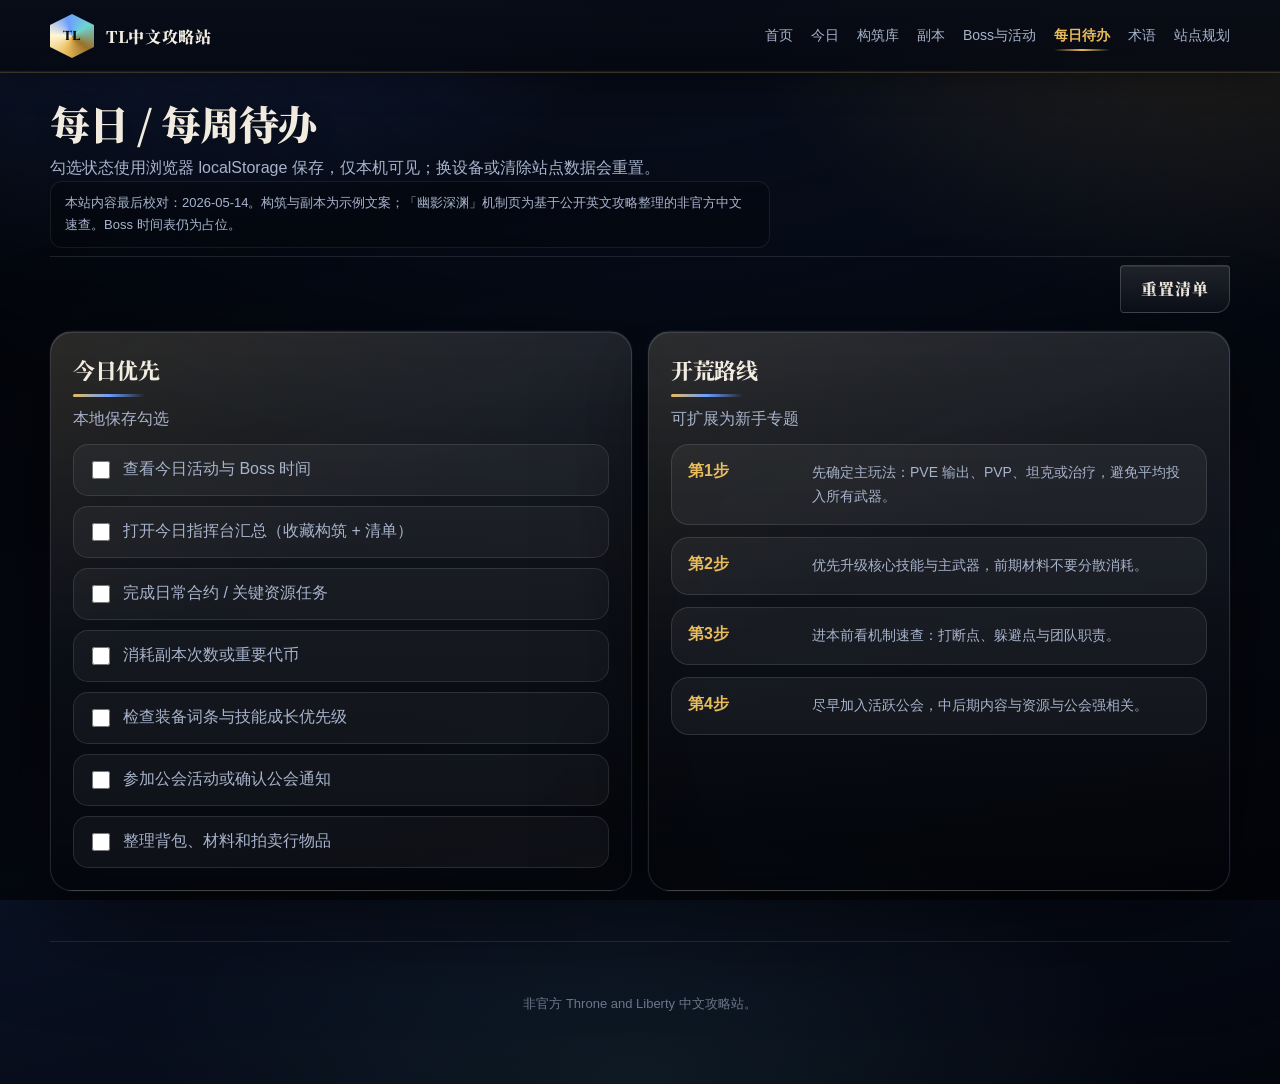
<file: daily.html>
<!DOCTYPE html>
<html lang="zh-CN">
<head>
  <meta charset="UTF-8" />
  <meta name="viewport" content="width=device-width, initial-scale=1.0" />
  <title>每日待办 | TL中文攻略站</title>
  <meta name="description" content="Throne and Liberty 每日与每周待办清单，勾选状态保存在浏览器本地。" />
  <link rel="stylesheet" href="css/site.css" />
</head>
<body>
  <header class="topbar">
    <div class="container nav">
      <a class="brand" href="index.html" aria-label="TL中文攻略站首页">
        <span class="brand-mark">TL</span>
        <span>TL中文攻略站</span>
      </a>
      <nav class="nav-links" aria-label="主导航">
        <a href="index.html">首页</a>
        <a href="today.html">今日</a>
        <a href="builds.html">构筑库</a>
        <a href="dungeons.html">副本</a>
        <a href="boss.html">Boss与活动</a>
        <a href="daily.html">每日待办</a>
        <a href="glossary.html">术语</a>
        <a href="roadmap.html">站点规划</a>
      </nav>
    </div>
  </header>

  <main>
    <div class="container page-lead">
      <h1>每日 / 每周待办</h1>
      <p>勾选状态使用浏览器 localStorage 保存，仅本机可见；换设备或清除站点数据会重置。</p>
      <p class="data-verified" data-site-meta></p>
    </div>

    <section class="container section" style="padding-top:0;">
      <div class="section-head" style="margin-bottom:18px;">
        <div></div>
        <button type="button" class="btn secondary" onclick="resetTodos()">重置清单</button>
      </div>
      <div class="grid-2">
        <div class="panel" style="padding:22px;">
          <div class="section-head" style="margin-bottom:12px;">
            <div><h2 style="font-size:22px;margin:0;">今日优先</h2><p style="margin:8px 0 0;">本地保存勾选</p></div>
          </div>
          <div class="todo-list todo-root" id="todoList"></div>
        </div>
        <div class="panel" style="padding:22px;">
          <div class="section-head" style="margin-bottom:12px;">
            <div><h2 style="font-size:22px;margin:0;">开荒路线</h2><p style="margin:8px 0 0;">可扩展为新手专题</p></div>
          </div>
          <div class="roadmap">
            <div class="roadmap-item"><b>第1步</b><p>先确定主玩法：PVE 输出、PVP、坦克或治疗，避免平均投入所有武器。</p></div>
            <div class="roadmap-item"><b>第2步</b><p>优先升级核心技能与主武器，前期材料不要分散消耗。</p></div>
            <div class="roadmap-item"><b>第3步</b><p>进本前看机制速查：打断点、躲避点与团队职责。</p></div>
            <div class="roadmap-item"><b>第4步</b><p>尽早加入活跃公会，中后期内容与资源与公会强相关。</p></div>
          </div>
        </div>
      </div>
    </section>
  </main>

  <footer class="container footer">
    <nav class="footer-nav" aria-label="站点地图">
      <a href="index.html">首页</a>
      <a href="today.html">今日</a>
      <a href="builds.html">构筑</a>
      <a href="dungeons.html">副本</a>
      <a href="boss.html">Boss</a>
      <a href="daily.html">每日</a>
      <a href="glossary.html">术语</a>
      <a href="roadmap.html">规划</a>
      <a href="changelog.html">更新</a>
    </nav>
    <p>非官方 Throne and Liberty 中文攻略站。</p>
  </footer>

  <script src="js/data.js"></script>
  <script src="js/site.js"></script>
</body>
</html>
</file>
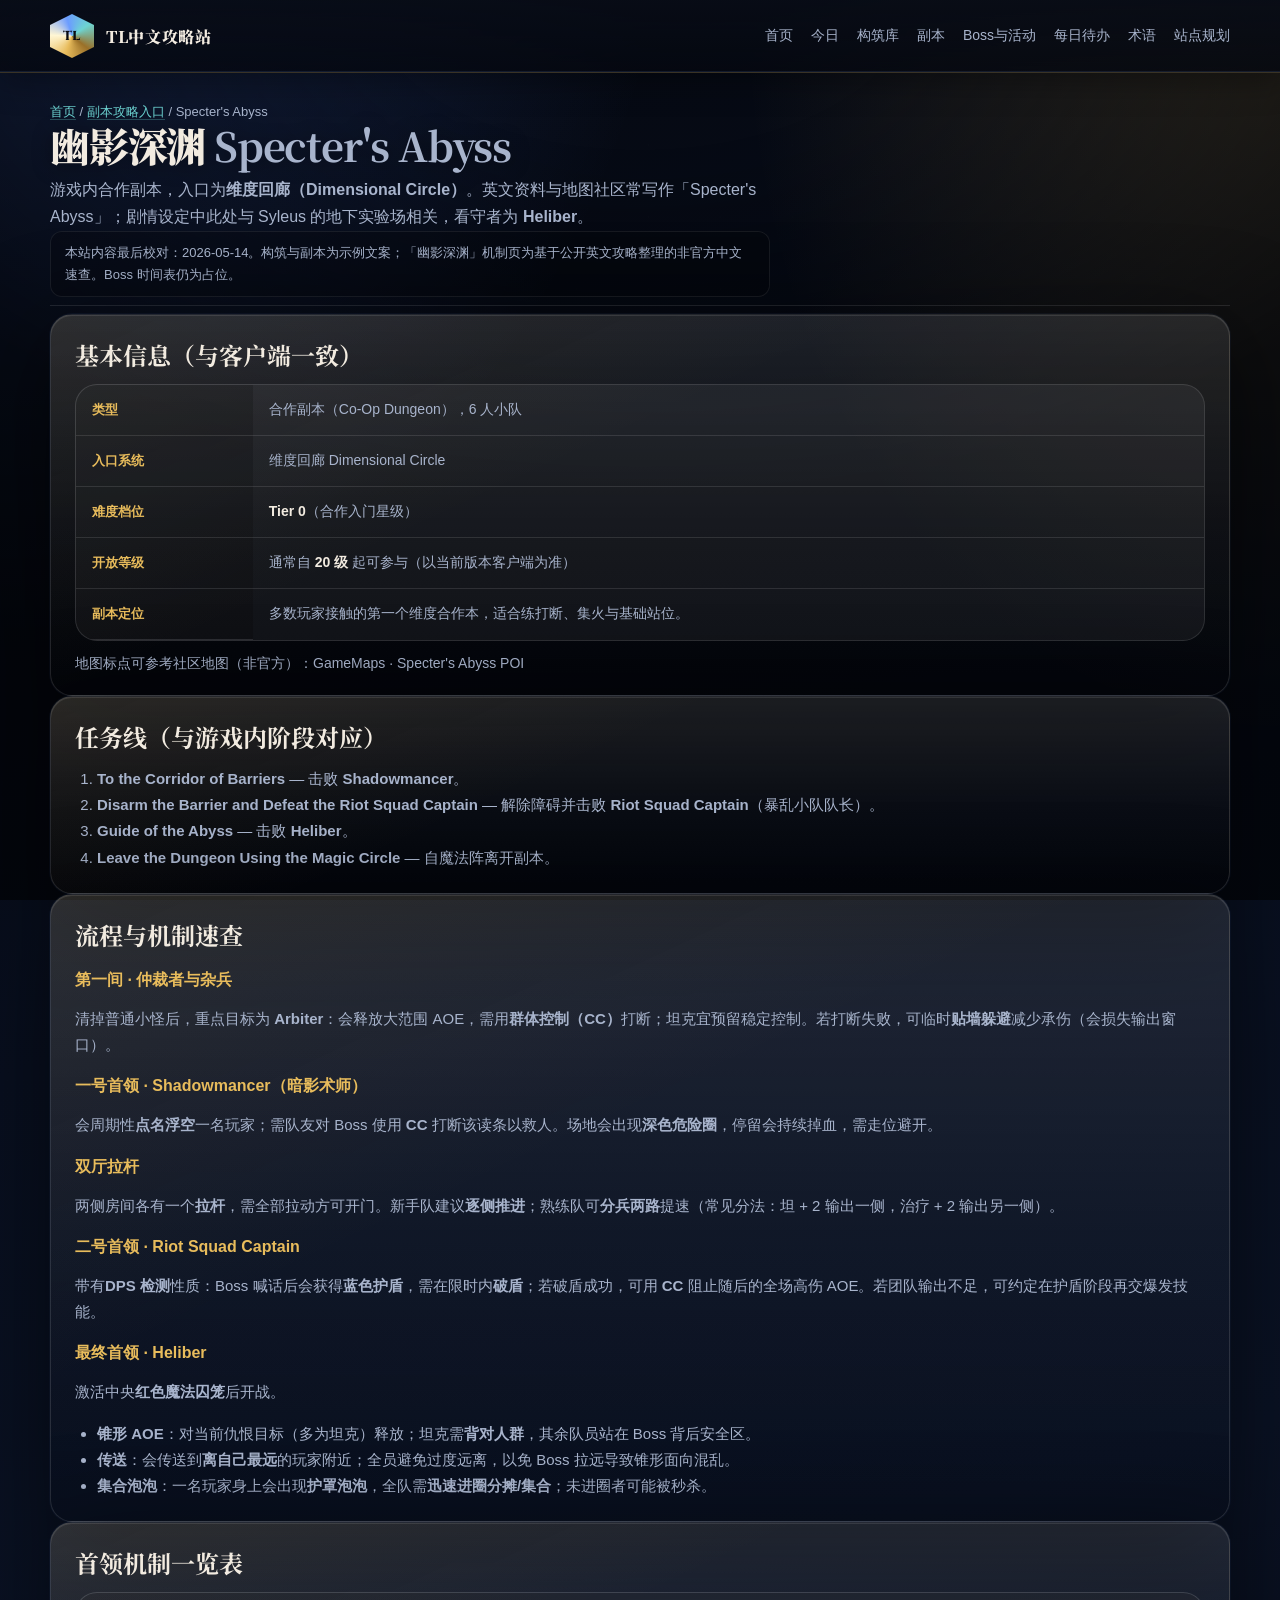
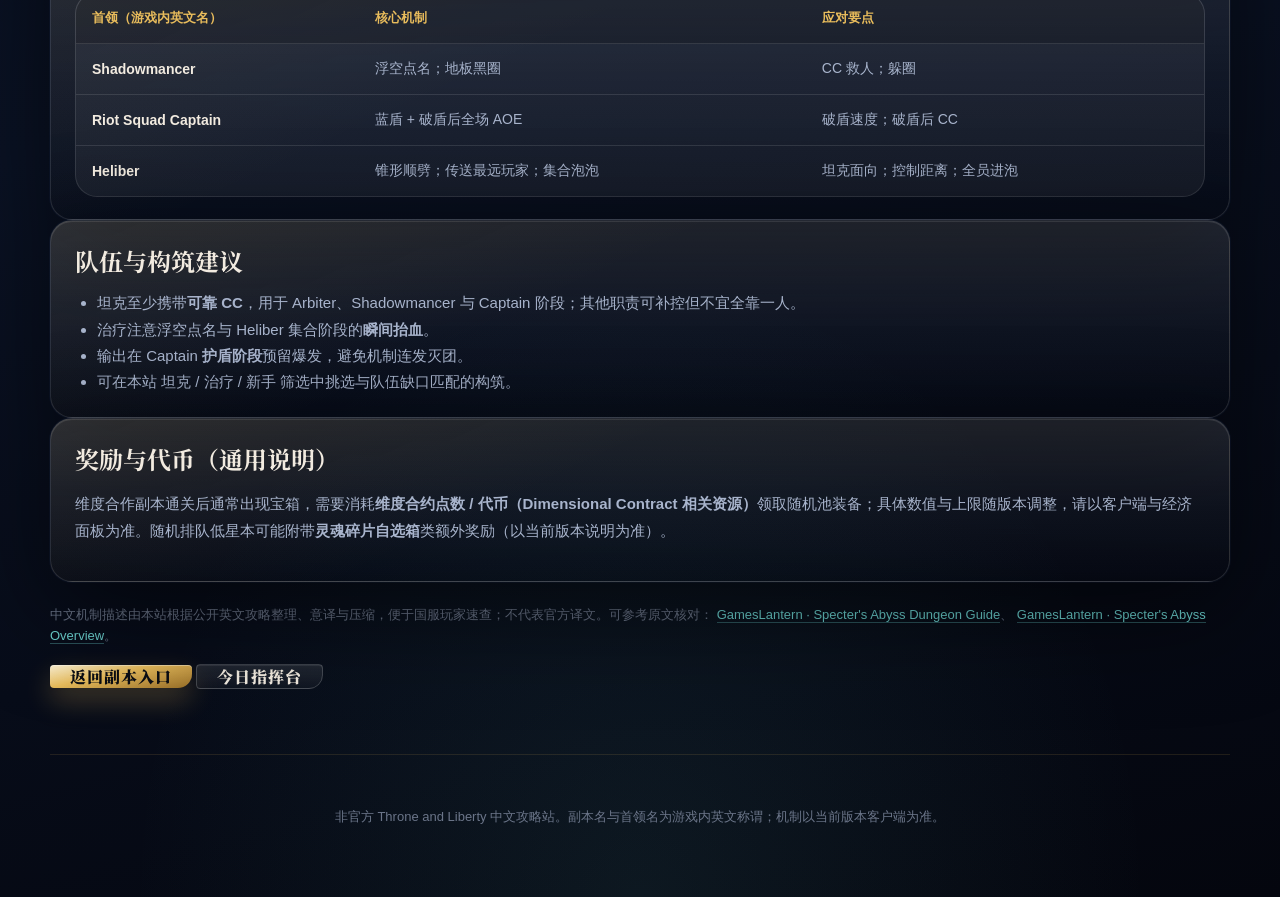
<file: dungeon-specters-abyss.html>
<!DOCTYPE html>
<html lang="zh-CN">
<head>
  <meta charset="UTF-8" />
  <meta name="viewport" content="width=device-width, initial-scale=1.0" />
  <title>幽影深渊 Specter's Abyss 攻略 | TL中文攻略站</title>
  <meta name="description" content="Throne and Liberty 维度回廊合作副本「幽影深渊 Specter's Abyss」：准入、流程、Shadowmancer / Riot Squad Captain / Heliber 机制中文速查。" />
  <link rel="stylesheet" href="css/site.css" />
</head>
<body>
  <header class="topbar">
    <div class="container nav">
      <a class="brand" href="index.html" aria-label="TL中文攻略站首页">
        <span class="brand-mark">TL</span>
        <span>TL中文攻略站</span>
      </a>
      <nav class="nav-links" aria-label="主导航">
        <a href="index.html">首页</a>
        <a href="today.html">今日</a>
        <a href="builds.html">构筑库</a>
        <a href="dungeons.html">副本</a>
        <a href="boss.html">Boss与活动</a>
        <a href="daily.html">每日待办</a>
        <a href="glossary.html">术语</a>
        <a href="roadmap.html">站点规划</a>
      </nav>
    </div>
  </header>

  <main>
    <div class="container page-lead">
      <p class="dungeon-breadcrumb"><a href="index.html">首页</a> / <a href="dungeons.html">副本攻略入口</a> / Specter's Abyss</p>
      <h1>幽影深渊 <span style="color:var(--muted);font-weight:700;">Specter's Abyss</span></h1>
      <p>游戏内合作副本，入口为<strong>维度回廊（Dimensional Circle）</strong>。英文资料与地图社区常写作「Specter's Abyss」；剧情设定中此处与 Syleus 的地下实验场相关，看守者为 <strong>Heliber</strong>。</p>
      <p class="data-verified" data-site-meta></p>
    </div>

    <section class="container section dungeon-guide" style="padding-top:0;">
      <div class="panel" style="padding:22px 24px;">
        <h2>基本信息（与客户端一致）</h2>
        <div class="table-wrap">
          <table>
            <tbody>
              <tr><th scope="row">类型</th><td>合作副本（Co-Op Dungeon），6 人小队</td></tr>
              <tr><th scope="row">入口系统</th><td>维度回廊 Dimensional Circle</td></tr>
              <tr><th scope="row">难度档位</th><td><strong>Tier 0</strong>（合作入门星级）</td></tr>
              <tr><th scope="row">开放等级</th><td>通常自 <strong>20 级</strong> 起可参与（以当前版本客户端为准）</td></tr>
              <tr><th scope="row">副本定位</th><td>多数玩家接触的第一个维度合作本，适合练打断、集火与基础站位。</td></tr>
            </tbody>
          </table>
        </div>
        <p style="margin:14px 0 0;font-size:14px;color:var(--muted);">地图标点可参考社区地图（非官方）：<a href="https://gamemaps.gg/game/throne-and-liberty/map/solisium?poi=9b439aef-a6b9-4ee5-a023-3f592479a76e">GameMaps · Specter's Abyss POI</a></p>
      </div>

      <div class="panel" style="padding:22px 24px;">
        <h2>任务线（与游戏内阶段对应）</h2>
        <ol style="margin:0;padding-left:22px;color:var(--muted);line-height:1.75;font-size:15px;">
          <li><strong>To the Corridor of Barriers</strong> — 击败 <strong>Shadowmancer</strong>。</li>
          <li><strong>Disarm the Barrier and Defeat the Riot Squad Captain</strong> — 解除障碍并击败 <strong>Riot Squad Captain</strong>（暴乱小队队长）。</li>
          <li><strong>Guide of the Abyss</strong> — 击败 <strong>Heliber</strong>。</li>
          <li><strong>Leave the Dungeon Using the Magic Circle</strong> — 自魔法阵离开副本。</li>
        </ol>
      </div>

      <div class="panel" style="padding:22px 24px;">
        <h2>流程与机制速查</h2>
        <h3 style="font-size:16px;margin:18px 0 10px;color:var(--gold);">第一间 · 仲裁者与杂兵</h3>
        <p style="color:var(--muted);line-height:1.75;font-size:15px;">清掉普通小怪后，重点目标为 <strong>Arbiter</strong>：会释放大范围 AOE，需用<strong>群体控制（CC）</strong>打断；坦克宜预留稳定控制。若打断失败，可临时<strong>贴墙躲避</strong>减少承伤（会损失输出窗口）。</p>
        <h3 style="font-size:16px;margin:18px 0 10px;color:var(--gold);">一号首领 · Shadowmancer（暗影术师）</h3>
        <p style="color:var(--muted);line-height:1.75;font-size:15px;">会周期性<strong>点名浮空</strong>一名玩家；需队友对 Boss 使用 <strong>CC</strong> 打断该读条以救人。场地会出现<strong>深色危险圈</strong>，停留会持续掉血，需走位避开。</p>
        <h3 style="font-size:16px;margin:18px 0 10px;color:var(--gold);">双厅拉杆</h3>
        <p style="color:var(--muted);line-height:1.75;font-size:15px;">两侧房间各有一个<strong>拉杆</strong>，需全部拉动方可开门。新手队建议<strong>逐侧推进</strong>；熟练队可<strong>分兵两路</strong>提速（常见分法：坦 + 2 输出一侧，治疗 + 2 输出另一侧）。</p>
        <h3 style="font-size:16px;margin:18px 0 10px;color:var(--gold);">二号首领 · Riot Squad Captain</h3>
        <p style="color:var(--muted);line-height:1.75;font-size:15px;">带有<strong>DPS 检测</strong>性质：Boss 喊话后会获得<strong>蓝色护盾</strong>，需在限时内<strong>破盾</strong>；若破盾成功，可用 <strong>CC</strong> 阻止随后的全场高伤 AOE。若团队输出不足，可约定在护盾阶段再交爆发技能。</p>
        <h3 style="font-size:16px;margin:18px 0 10px;color:var(--gold);">最终首领 · Heliber</h3>
        <p style="color:var(--muted);line-height:1.75;font-size:15px;">激活中央<strong>红色魔法囚笼</strong>后开战。</p>
        <ul style="margin:8px 0 0;padding-left:22px;color:var(--muted);line-height:1.75;font-size:15px;">
          <li><strong>锥形 AOE</strong>：对当前仇恨目标（多为坦克）释放；坦克需<strong>背对人群</strong>，其余队员站在 Boss 背后安全区。</li>
          <li><strong>传送</strong>：会传送到<strong>离自己最远</strong>的玩家附近；全员避免过度远离，以免 Boss 拉远导致锥形面向混乱。</li>
          <li><strong>集合泡泡</strong>：一名玩家身上会出现<strong>护罩泡泡</strong>，全队需<strong>迅速进圈分摊/集合</strong>；未进圈者可能被秒杀。</li>
        </ul>
      </div>

      <div class="panel" style="padding:22px 24px;">
        <h2>首领机制一览表</h2>
        <div class="table-wrap">
          <table>
            <thead>
              <tr><th>首领（游戏内英文名）</th><th>核心机制</th><th>应对要点</th></tr>
            </thead>
            <tbody>
              <tr><td><strong>Shadowmancer</strong></td><td>浮空点名；地板黑圈</td><td>CC 救人；躲圈</td></tr>
              <tr><td><strong>Riot Squad Captain</strong></td><td>蓝盾 + 破盾后全场 AOE</td><td>破盾速度；破盾后 CC</td></tr>
              <tr><td><strong>Heliber</strong></td><td>锥形顺劈；传送最远玩家；集合泡泡</td><td>坦克面向；控制距离；全员进泡</td></tr>
            </tbody>
          </table>
        </div>
      </div>

      <div class="panel" style="padding:22px 24px;">
        <h2>队伍与构筑建议</h2>
        <ul style="margin:0;padding-left:22px;color:var(--muted);line-height:1.75;font-size:15px;">
          <li>坦克至少携带<strong>可靠 CC</strong>，用于 Arbiter、Shadowmancer 与 Captain 阶段；其他职责可补控但不宜全靠一人。</li>
          <li>治疗注意浮空点名与 Heliber 集合阶段的<strong>瞬间抬血</strong>。</li>
          <li>输出在 Captain <strong>护盾阶段</strong>预留爆发，避免机制连发灭团。</li>
          <li>可在本站 <a href="builds.html?q=坦克">坦克</a> / <a href="builds.html?q=治疗">治疗</a> / <a href="builds.html?q=新手">新手</a> 筛选中挑选与队伍缺口匹配的构筑。</li>
        </ul>
      </div>

      <div class="panel" style="padding:22px 24px;">
        <h2>奖励与代币（通用说明）</h2>
        <p style="color:var(--muted);line-height:1.75;font-size:15px;">维度合作副本通关后通常出现宝箱，需要消耗<strong>维度合约点数 / 代币（Dimensional Contract 相关资源）</strong>领取随机池装备；具体数值与上限随版本调整，请以客户端与经济面板为准。随机排队低星本可能附带<strong>灵魂碎片自选箱</strong>类额外奖励（以当前版本说明为准）。</p>
      </div>

      <p class="source-note">
        中文机制描述由本站根据公开英文攻略整理、意译与压缩，便于国服玩家速查；不代表官方译文。可参考原文核对：
        <a href="https://throneandliberty.gameslantern.com/guide/spectres-abyss-dungeon-guide">GamesLantern · Specter's Abyss Dungeon Guide</a>、
        <a href="https://throneandliberty.gameslantern.com/dungeons/specters-abyss">GamesLantern · Specter's Abyss Overview</a>。
      </p>

      <p style="margin-top:18px;">
        <a class="btn" href="dungeons.html">返回副本入口</a>
        <a class="btn secondary" href="today.html">今日指挥台</a>
      </p>
    </section>
  </main>

  <footer class="container footer">
    <nav class="footer-nav" aria-label="站点地图">
      <a href="index.html">首页</a>
      <a href="today.html">今日</a>
      <a href="builds.html">构筑</a>
      <a href="dungeons.html">副本</a>
      <a href="boss.html">Boss</a>
      <a href="daily.html">每日</a>
      <a href="glossary.html">术语</a>
      <a href="roadmap.html">规划</a>
      <a href="changelog.html">更新</a>
    </nav>
    <p>非官方 Throne and Liberty 中文攻略站。副本名与首领名为游戏内英文称谓；机制以当前版本客户端为准。</p>
  </footer>

  <script src="js/data.js"></script>
  <script src="js/site.js"></script>
</body>
</html>
</file>
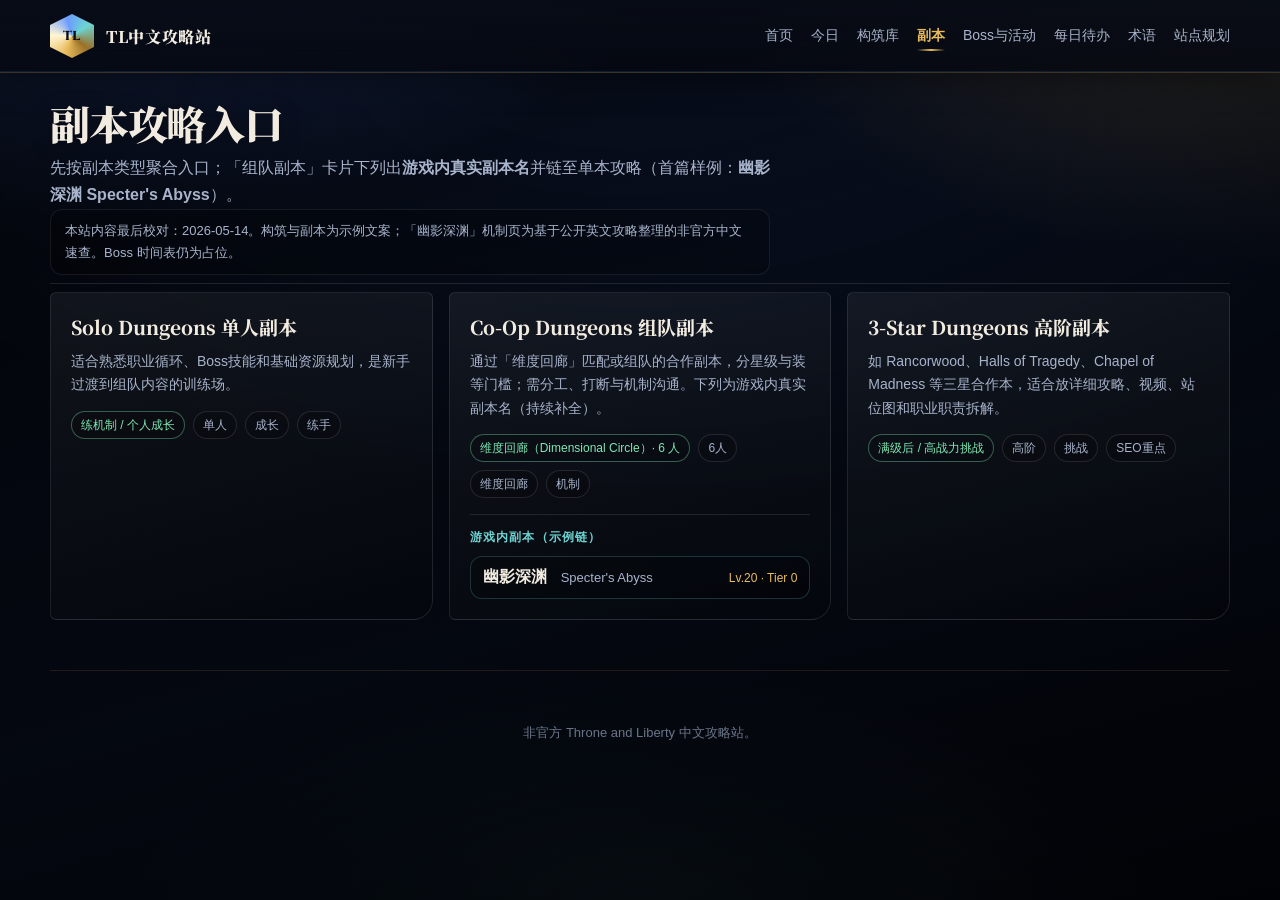
<file: dungeons.html>
<!DOCTYPE html>
<html lang="zh-CN">
<head>
  <meta charset="UTF-8" />
  <meta name="viewport" content="width=device-width, initial-scale=1.0" />
  <title>副本攻略入口 | TL中文攻略站</title>
  <meta name="description" content="Throne and Liberty 副本类型入口：单人、组队、高阶副本规划。" />
  <link rel="stylesheet" href="css/site.css" />
</head>
<body>
  <header class="topbar">
    <div class="container nav">
      <a class="brand" href="index.html" aria-label="TL中文攻略站首页">
        <span class="brand-mark">TL</span>
        <span>TL中文攻略站</span>
      </a>
      <nav class="nav-links" aria-label="主导航">
        <a href="index.html">首页</a>
        <a href="today.html">今日</a>
        <a href="builds.html">构筑库</a>
        <a href="dungeons.html">副本</a>
        <a href="boss.html">Boss与活动</a>
        <a href="daily.html">每日待办</a>
        <a href="glossary.html">术语</a>
        <a href="roadmap.html">站点规划</a>
      </nav>
    </div>
  </header>

  <main>
    <div class="container page-lead">
      <h1>副本攻略入口</h1>
      <p>先按副本类型聚合入口；「组队副本」卡片下列出<strong>游戏内真实副本名</strong>并链至单本攻略（首篇样例：<strong>幽影深渊 Specter's Abyss</strong>）。</p>
      <p class="data-verified" data-site-meta></p>
    </div>

    <section class="container section" style="padding-top:0;">
      <div class="grid-3" id="dungeonGrid"></div>
    </section>
  </main>

  <footer class="container footer">
    <nav class="footer-nav" aria-label="站点地图">
      <a href="index.html">首页</a>
      <a href="today.html">今日</a>
      <a href="builds.html">构筑</a>
      <a href="dungeons.html">副本</a>
      <a href="boss.html">Boss</a>
      <a href="daily.html">每日</a>
      <a href="glossary.html">术语</a>
      <a href="roadmap.html">规划</a>
      <a href="changelog.html">更新</a>
    </nav>
    <p>非官方 Throne and Liberty 中文攻略站。</p>
  </footer>

  <script src="js/data.js"></script>
  <script src="js/site.js"></script>
</body>
</html>
</file>
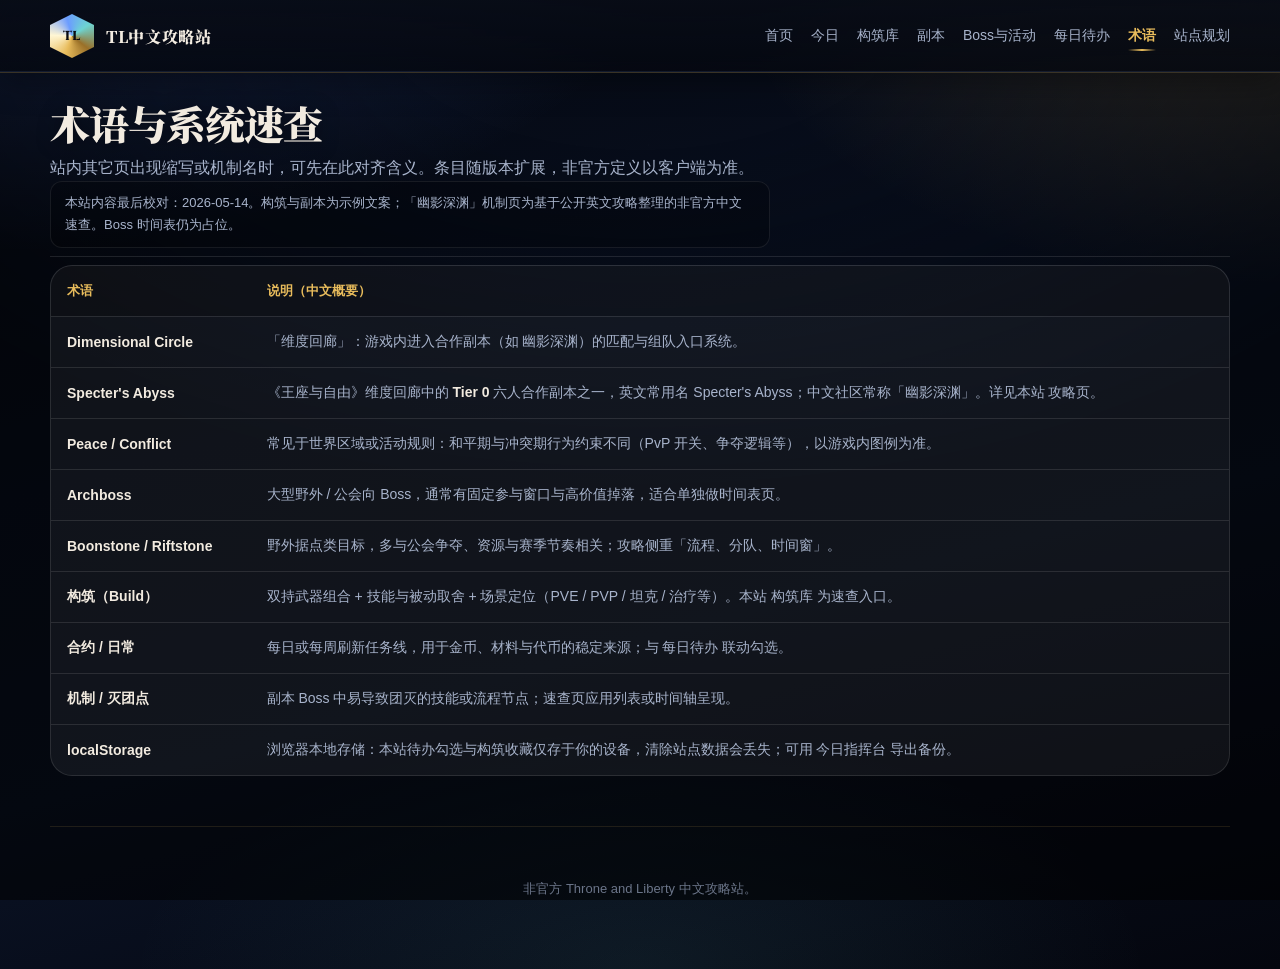
<file: glossary.html>
<!DOCTYPE html>
<html lang="zh-CN">
<head>
  <meta charset="UTF-8" />
  <meta name="viewport" content="width=device-width, initial-scale=1.0" />
  <title>术语速查 | TL中文攻略站</title>
  <meta name="description" content="Throne and Liberty 常用系统与缩写一页速查，减少跨页阅读成本。" />
  <link rel="stylesheet" href="css/site.css" />
</head>
<body>
  <header class="topbar">
    <div class="container nav">
      <a class="brand" href="index.html" aria-label="TL中文攻略站首页">
        <span class="brand-mark">TL</span>
        <span>TL中文攻略站</span>
      </a>
      <nav class="nav-links" aria-label="主导航">
        <a href="index.html">首页</a>
        <a href="today.html">今日</a>
        <a href="builds.html">构筑库</a>
        <a href="dungeons.html">副本</a>
        <a href="boss.html">Boss与活动</a>
        <a href="daily.html">每日待办</a>
        <a href="glossary.html">术语</a>
        <a href="roadmap.html">站点规划</a>
      </nav>
    </div>
  </header>

  <main>
    <div class="container page-lead">
      <h1>术语与系统速查</h1>
      <p>站内其它页出现缩写或机制名时，可先在此对齐含义。条目随版本扩展，非官方定义以客户端为准。</p>
      <p class="data-verified" data-site-meta></p>
    </div>

    <section class="container section" style="padding-top:0;">
      <div class="table-wrap">
        <table>
          <thead><tr><th>术语</th><th>说明（中文概要）</th></tr></thead>
          <tbody>
            <tr><td><strong>Dimensional Circle</strong></td><td>「维度回廊」：游戏内进入合作副本（如 <a href="dungeon-specters-abyss.html">幽影深渊</a>）的匹配与组队入口系统。</td></tr>
            <tr><td><strong>Specter's Abyss</strong></td><td>《王座与自由》维度回廊中的 <strong>Tier 0</strong> 六人合作副本之一，英文常用名 Specter's Abyss；中文社区常称「幽影深渊」。详见本站 <a href="dungeon-specters-abyss.html">攻略页</a>。</td></tr>
            <tr><td><strong>Peace / Conflict</strong></td><td>常见于世界区域或活动规则：和平期与冲突期行为约束不同（PvP 开关、争夺逻辑等），以游戏内图例为准。</td></tr>
            <tr><td><strong>Archboss</strong></td><td>大型野外 / 公会向 Boss，通常有固定参与窗口与高价值掉落，适合单独做时间表页。</td></tr>
            <tr><td><strong>Boonstone / Riftstone</strong></td><td>野外据点类目标，多与公会争夺、资源与赛季节奏相关；攻略侧重「流程、分队、时间窗」。</td></tr>
            <tr><td><strong>构筑（Build）</strong></td><td>双持武器组合 + 技能与被动取舍 + 场景定位（PVE / PVP / 坦克 / 治疗等）。本站 <a href="builds.html">构筑库</a> 为速查入口。</td></tr>
            <tr><td><strong>合约 / 日常</strong></td><td>每日或每周刷新任务线，用于金币、材料与代币的稳定来源；与 <a href="daily.html">每日待办</a> 联动勾选。</td></tr>
            <tr><td><strong>机制 / 灭团点</strong></td><td>副本 Boss 中易导致团灭的技能或流程节点；速查页应用列表或时间轴呈现。</td></tr>
            <tr><td><strong>localStorage</strong></td><td>浏览器本地存储：本站待办勾选与构筑收藏仅存于你的设备，清除站点数据会丢失；可用 <a href="today.html">今日指挥台</a> 导出备份。</td></tr>
          </tbody>
        </table>
      </div>
    </section>
  </main>

  <footer class="container footer">
    <nav class="footer-nav" aria-label="站点地图">
      <a href="index.html">首页</a>
      <a href="today.html">今日</a>
      <a href="builds.html">构筑</a>
      <a href="dungeons.html">副本</a>
      <a href="boss.html">Boss</a>
      <a href="daily.html">每日</a>
      <a href="glossary.html">术语</a>
      <a href="roadmap.html">规划</a>
      <a href="changelog.html">更新</a>
    </nav>
    <p>非官方 Throne and Liberty 中文攻略站。</p>
  </footer>

  <script src="js/data.js"></script>
  <script src="js/site.js"></script>
</body>
</html>
</file>
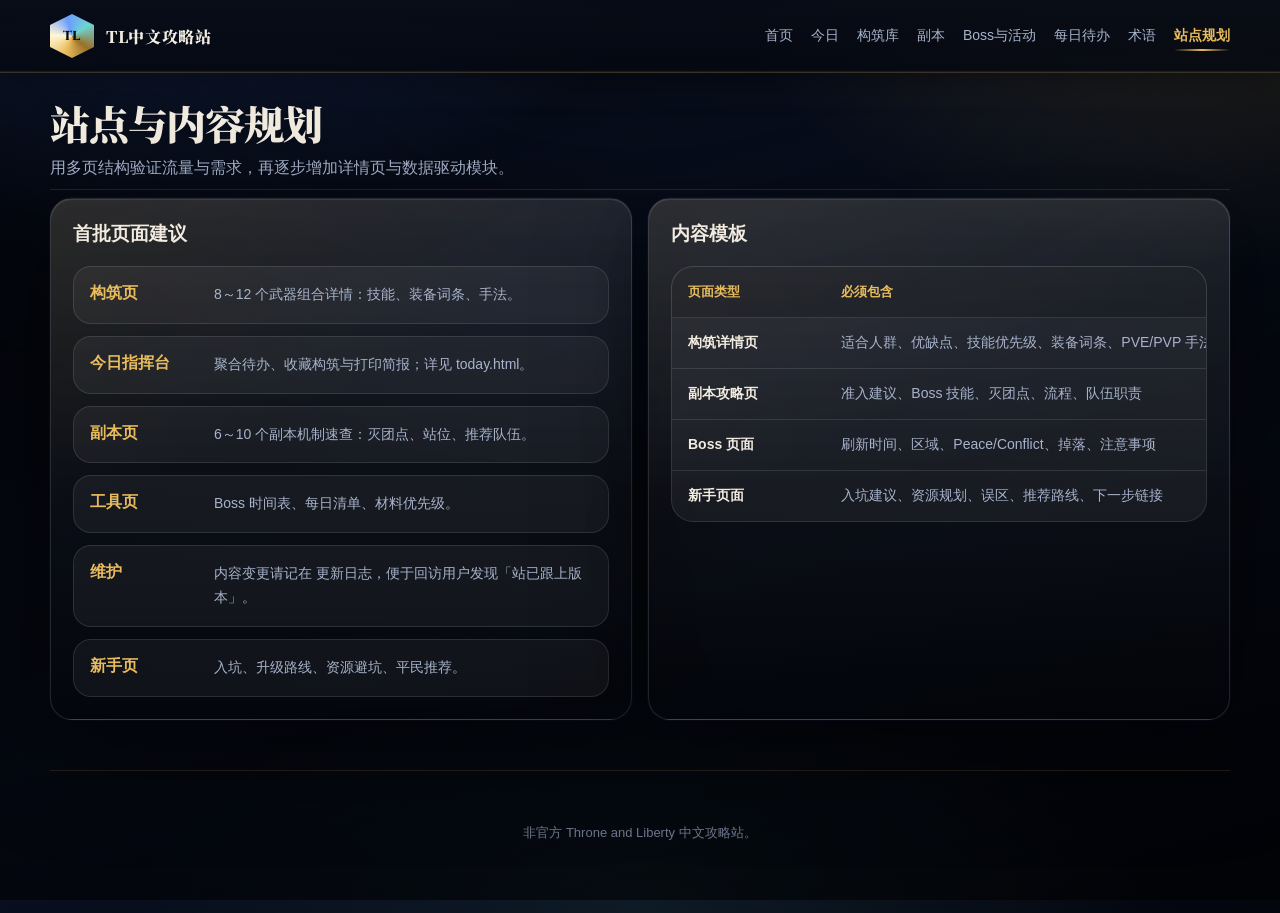
<file: roadmap.html>
<!DOCTYPE html>
<html lang="zh-CN">
<head>
  <meta charset="UTF-8" />
  <meta name="viewport" content="width=device-width, initial-scale=1.0" />
  <title>站点规划 | TL中文攻略站</title>
  <meta name="description" content="TL中文攻略站内容扩展与 SEO 页面规划。" />
  <link rel="stylesheet" href="css/site.css" />
</head>
<body>
  <header class="topbar">
    <div class="container nav">
      <a class="brand" href="index.html" aria-label="TL中文攻略站首页">
        <span class="brand-mark">TL</span>
        <span>TL中文攻略站</span>
      </a>
      <nav class="nav-links" aria-label="主导航">
        <a href="index.html">首页</a>
        <a href="today.html">今日</a>
        <a href="builds.html">构筑库</a>
        <a href="dungeons.html">副本</a>
        <a href="boss.html">Boss与活动</a>
        <a href="daily.html">每日待办</a>
        <a href="glossary.html">术语</a>
        <a href="roadmap.html">站点规划</a>
      </nav>
    </div>
  </header>

  <main>
    <div class="container page-lead">
      <h1>站点与内容规划</h1>
      <p>用多页结构验证流量与需求，再逐步增加详情页与数据驱动模块。</p>
    </div>

    <section class="container section" style="padding-top:0;">
      <div class="grid-2">
        <div class="panel" style="padding:22px;">
          <h3 style="margin-top:0;">首批页面建议</h3>
          <div class="roadmap" style="margin-top:14px;">
            <div class="roadmap-item"><b>构筑页</b><p>8～12 个武器组合详情：技能、装备词条、手法。</p></div>
            <div class="roadmap-item"><b>今日指挥台</b><p>聚合待办、收藏构筑与打印简报；详见 <a href="today.html">today.html</a>。</p></div>
            <div class="roadmap-item"><b>副本页</b><p>6～10 个副本机制速查：灭团点、站位、推荐队伍。</p></div>
            <div class="roadmap-item"><b>工具页</b><p>Boss 时间表、每日清单、材料优先级。</p></div>
            <div class="roadmap-item"><b>维护</b><p>内容变更请记在 <a href="changelog.html">更新日志</a>，便于回访用户发现「站已跟上版本」。</p></div>
            <div class="roadmap-item"><b>新手页</b><p>入坑、升级路线、资源避坑、平民推荐。</p></div>
          </div>
        </div>
        <div class="panel" style="padding:22px;">
          <h3 style="margin-top:0;">内容模板</h3>
          <div class="table-wrap" style="margin-top:14px;">
            <table>
              <thead><tr><th>页面类型</th><th>必须包含</th></tr></thead>
              <tbody>
                <tr><td><strong>构筑详情页</strong></td><td>适合人群、优缺点、技能优先级、装备词条、PVE/PVP 手法</td></tr>
                <tr><td><strong>副本攻略页</strong></td><td>准入建议、Boss 技能、灭团点、流程、队伍职责</td></tr>
                <tr><td><strong>Boss 页面</strong></td><td>刷新时间、区域、Peace/Conflict、掉落、注意事项</td></tr>
                <tr><td><strong>新手页面</strong></td><td>入坑建议、资源规划、误区、推荐路线、下一步链接</td></tr>
              </tbody>
            </table>
          </div>
        </div>
      </div>
    </section>
  </main>

  <footer class="container footer">
    <nav class="footer-nav" aria-label="站点地图">
      <a href="index.html">首页</a>
      <a href="today.html">今日</a>
      <a href="builds.html">构筑</a>
      <a href="dungeons.html">副本</a>
      <a href="boss.html">Boss</a>
      <a href="daily.html">每日</a>
      <a href="glossary.html">术语</a>
      <a href="roadmap.html">规划</a>
      <a href="changelog.html">更新</a>
    </nav>
    <p>非官方 Throne and Liberty 中文攻略站。</p>
  </footer>

  <script src="js/data.js"></script>
  <script src="js/site.js"></script>
</body>
</html>
</file>
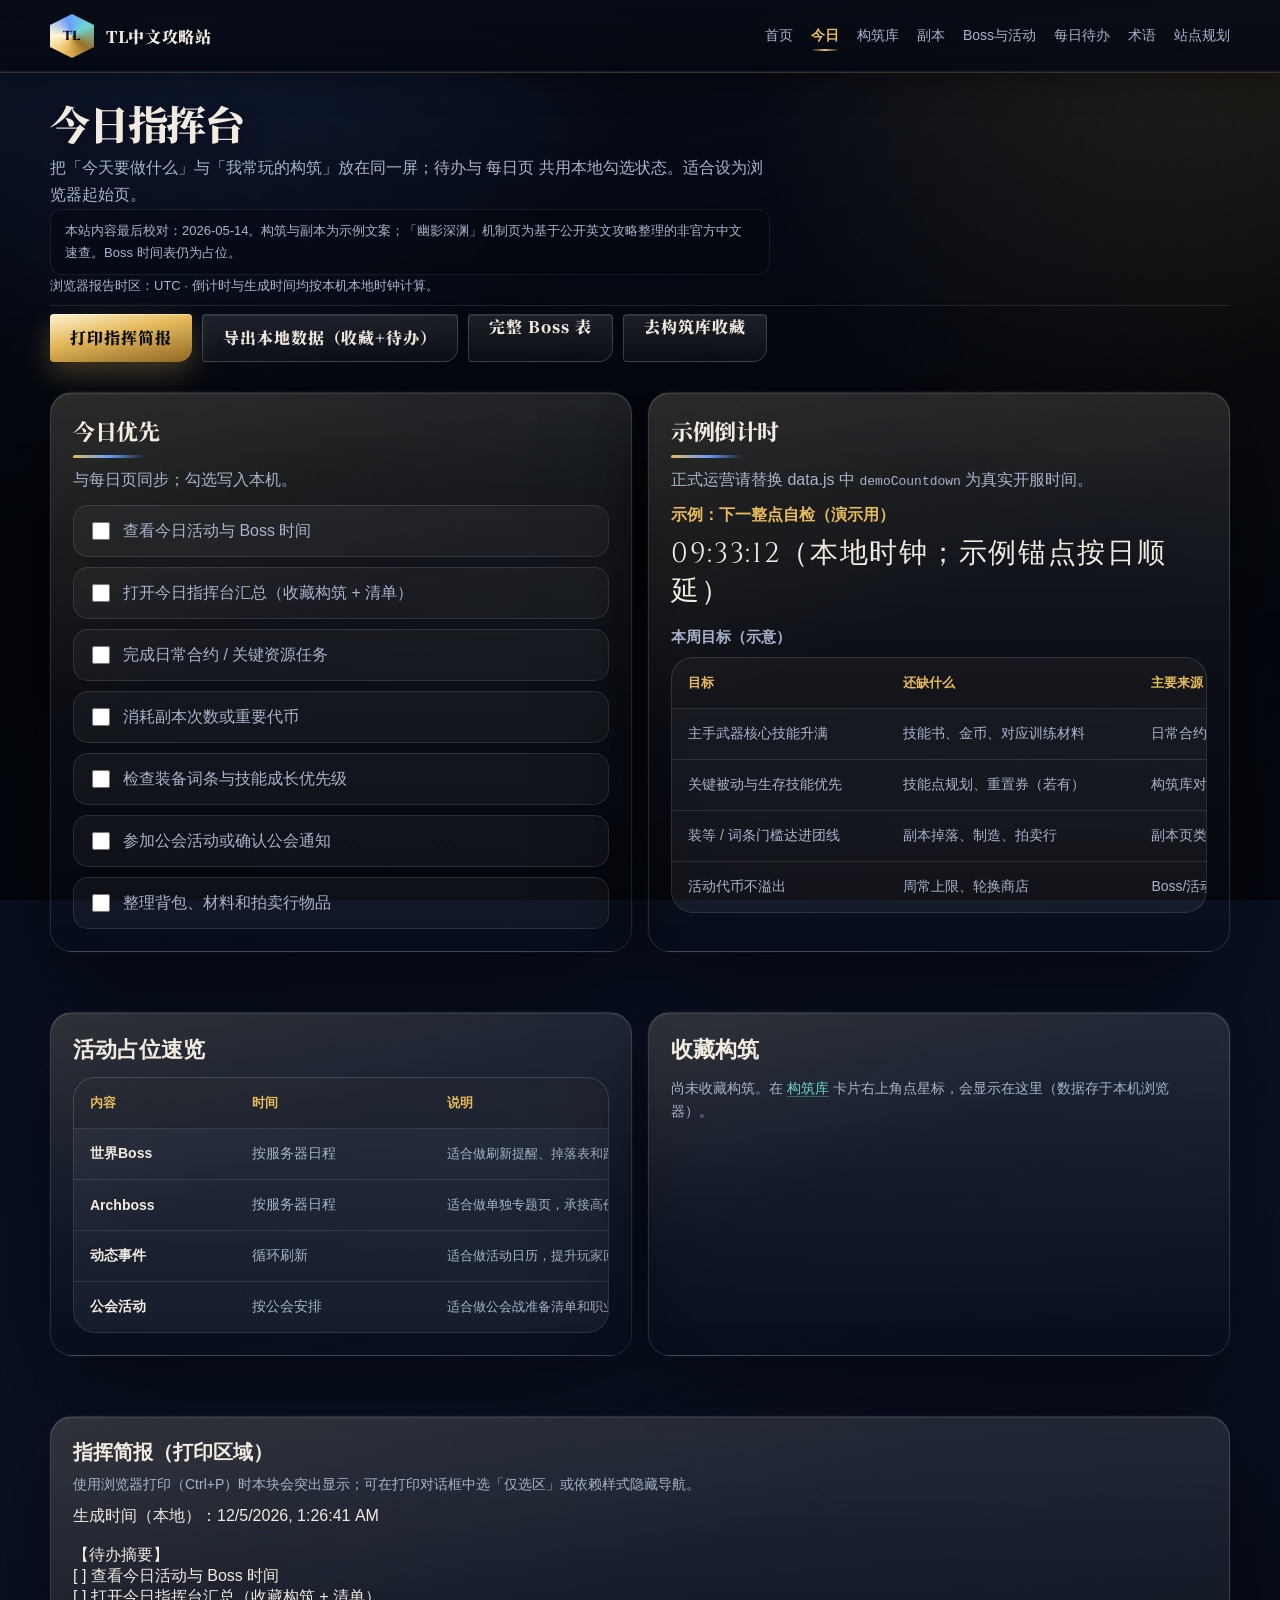
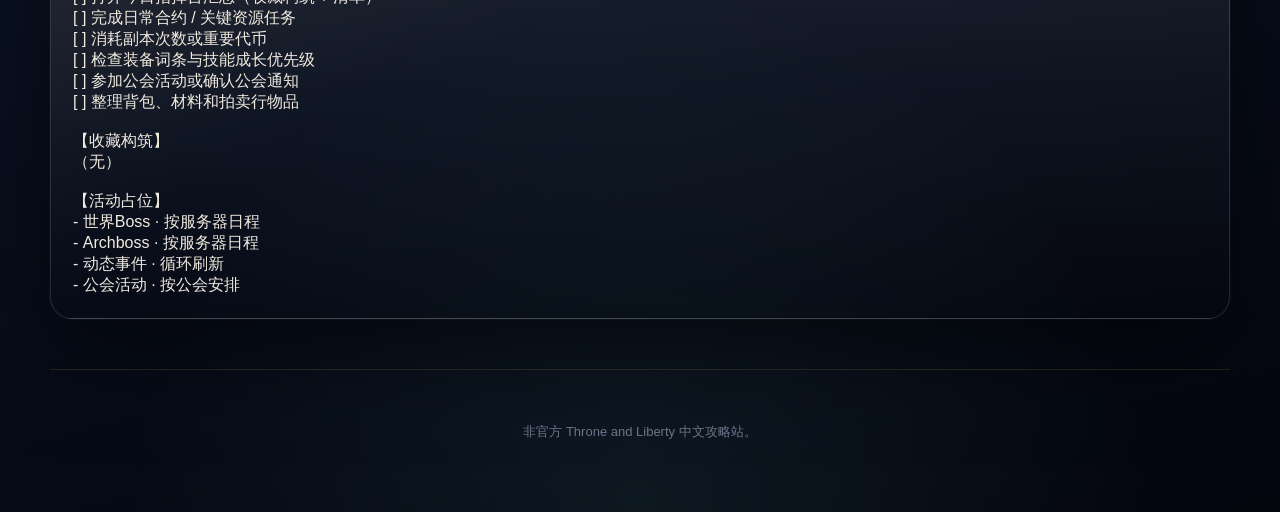
<file: today.html>
<!DOCTYPE html>
<html lang="zh-CN">
<head>
  <meta charset="UTF-8" />
  <meta name="viewport" content="width=device-width, initial-scale=1.0" />
  <title>今日指挥台 | TL中文攻略站</title>
  <meta name="description" content="待办、收藏构筑、周目标与活动占位一页聚合；支持打印简报与导出本地数据。" />
  <link rel="stylesheet" href="css/site.css" />
</head>
<body>
  <header class="topbar">
    <div class="container nav">
      <a class="brand" href="index.html" aria-label="TL中文攻略站首页">
        <span class="brand-mark">TL</span>
        <span>TL中文攻略站</span>
      </a>
      <nav class="nav-links" aria-label="主导航">
        <a href="index.html">首页</a>
        <a href="today.html">今日</a>
        <a href="builds.html">构筑库</a>
        <a href="dungeons.html">副本</a>
        <a href="boss.html">Boss与活动</a>
        <a href="daily.html">每日待办</a>
        <a href="glossary.html">术语</a>
        <a href="roadmap.html">站点规划</a>
      </nav>
    </div>
  </header>

  <main id="todayRoot" class="today-page">
    <div class="container page-lead">
      <h1>今日指挥台</h1>
      <p>把「今天要做什么」与「我常玩的构筑」放在同一屏；待办与 <a href="daily.html">每日页</a> 共用本地勾选状态。适合设为浏览器起始页。</p>
      <p class="data-verified" data-site-meta></p>
      <p class="today-tz" id="todayTzLine"></p>
    </div>

    <section class="container section today-toolbar no-print" style="padding-top:0;">
      <button type="button" class="btn" onclick="window.print()">打印指挥简报</button>
      <button type="button" class="btn secondary" onclick="exportLocalData()">导出本地数据（收藏+待办）</button>
      <a class="btn secondary" href="boss.html">完整 Boss 表</a>
      <a class="btn secondary" href="builds.html">去构筑库收藏</a>
    </section>

    <section class="container section" style="padding-top:0;">
      <div class="grid-2 today-stack">
        <div class="panel today-panel">
          <div class="section-head" style="margin-bottom:12px;">
            <div>
              <h2 style="font-size:22px;margin:0;">今日优先</h2>
              <p style="margin:8px 0 0;color:var(--muted);">与每日页同步；勾选写入本机。</p>
            </div>
          </div>
          <div class="todo-list todo-root"></div>
        </div>
        <div class="panel today-panel">
          <div class="section-head" style="margin-bottom:12px;">
            <div>
              <h2 style="font-size:22px;margin:0;">示例倒计时</h2>
              <p style="margin:8px 0 0;color:var(--muted);">正式运营请替换 data.js 中 <code>demoCountdown</code> 为真实开服时间。</p>
            </div>
          </div>
          <p class="today-countdown-title" id="todayCountdownTitle"></p>
          <p class="today-countdown-digits" id="todayCountdown"></p>
          <h3 class="today-subhead">本周目标（示意）</h3>
          <div class="table-wrap">
            <table class="today-goals-table">
              <thead>
                <tr><th>目标</th><th>还缺什么</th><th>主要来源</th></tr>
              </thead>
              <tbody id="weeklyGoalsBody"></tbody>
            </table>
          </div>
        </div>
      </div>
    </section>

    <section class="container section">
      <div class="grid-2 today-stack">
        <div class="panel today-panel">
          <h2 style="font-size:22px;margin:0 0 12px;">活动占位速览</h2>
          <div class="table-wrap">
            <table>
              <thead><tr><th>内容</th><th>时间</th><th>说明</th></tr></thead>
              <tbody id="todayBossMini"></tbody>
            </table>
          </div>
        </div>
        <div class="panel today-panel">
          <h2 style="font-size:22px;margin:0 0 12px;">收藏构筑</h2>
          <div id="pinnedBuilds"></div>
        </div>
      </div>
    </section>

    <section class="container section print-briefing-section">
      <div class="panel today-panel print-briefing">
        <h2 style="font-size:20px;margin:0 0 10px;">指挥简报（打印区域）</h2>
        <p style="color:var(--muted);font-size:14px;margin:0 0 12px;">使用浏览器打印（Ctrl+P）时本块会突出显示；可在打印对话框中选「仅选区」或依赖样式隐藏导航。</p>
        <div class="print-briefing-body" id="printBriefingBody"></div>
      </div>
    </section>
  </main>

  <footer class="container footer no-print">
    <nav class="footer-nav" aria-label="站点地图">
      <a href="index.html">首页</a>
      <a href="today.html">今日</a>
      <a href="builds.html">构筑</a>
      <a href="dungeons.html">副本</a>
      <a href="boss.html">Boss</a>
      <a href="daily.html">每日</a>
      <a href="glossary.html">术语</a>
      <a href="roadmap.html">规划</a>
      <a href="changelog.html">更新</a>
    </nav>
    <p>非官方 Throne and Liberty 中文攻略站。</p>
  </footer>

  <script src="js/data.js"></script>
  <script src="js/site.js"></script>
</body>
</html>
</file>
<file: css/site.css>
﻿@import url("https://fonts.googleapis.com/css2?family=Cinzel:wght@600;800&family=Noto+Serif+SC:wght@500;700;900&display=swap");

:root {
      --bg: #050810;
      --bg2: #0a1224;
      --void: #02040a;
      --card: rgba(255,255,255,0.065);
      --card2: rgba(255,255,255,0.10);
      --line: rgba(255,255,255,0.11);
      --line2: rgba(241,197,107,0.38);
      --text: #f2ebe0;
      --muted: #a8b4cc;
      --muted2: #6b7589;
      --gold: #e8bc5c;
      --gold-deep: #9a7028;
      --blue: #6b9cff;
      --blue-deep: #2a4a8c;
      --cyan: #6dd4d2;
      --green: #7ee8b3;
      --red: #ff8a8a;
      --ember: rgba(232,188,92,.22);
      --moon: rgba(140,180,255,.12);
      --shadow: 0 28px 100px rgba(0,0,0,.55);
      --glow-gold: 0 0 42px rgba(232,188,92,.18);
      --radius: 22px;
      --font-display: "Cinzel", "Times New Roman", serif;
      --font-title: "Noto Serif SC", "Source Han Serif SC", "Songti SC", serif;
      --font-ui: -apple-system, BlinkMacSystemFont, "Segoe UI", "Microsoft YaHei", sans-serif;
    }

    * { box-sizing: border-box; }
    html { scroll-behavior: smooth; }
    body {
      margin: 0;
      color: var(--text);
      font-family: var(--font-ui);
      background-color: var(--void);
      background-image:
        radial-gradient(ellipse 120% 80% at 0% -10%, rgba(80,130,255,.28), transparent 45%),
        radial-gradient(ellipse 100% 70% at 100% 0%, rgba(232,188,92,.18), transparent 42%),
        radial-gradient(ellipse 80% 50% at 50% 100%, rgba(109,212,210,.08), transparent 50%),
        linear-gradient(165deg, var(--bg) 0%, #080f1f 38%, var(--bg2) 62%, #04060e 100%);
      min-height: 100vh;
    }
    body::before {
      content: "";
      position: fixed;
      inset: 0;
      pointer-events: none;
      z-index: 0;
      background-image:
        linear-gradient(105deg, rgba(255,255,255,.028) 1px, transparent 1px),
        linear-gradient(-15deg, rgba(255,255,255,.02) 1px, transparent 1px);
      background-size: 72px 72px, 96px 96px;
      mask-image: radial-gradient(ellipse 85% 70% at 50% 20%, rgba(0,0,0,.55), transparent 72%);
      opacity: 0.9;
    }
    body::after {
      content: "";
      position: fixed;
      inset: 0;
      pointer-events: none;
      z-index: 0;
      background: radial-gradient(ellipse 70% 55% at 50% 0%, transparent 30%, rgba(0,0,0,.55) 100%);
    }
    a { color: inherit; text-decoration: none; }
    button, input { font: inherit; }
    main { position: relative; z-index: 1; }
    .container { width: min(1180px, calc(100% - 36px)); margin: 0 auto; position: relative; z-index: 1; }

    .topbar {
      position: sticky;
      top: 0;
      z-index: 50;
      background: linear-gradient(180deg, rgba(8,12,22,.94), rgba(5,8,16,.82));
      border-bottom: 1px solid rgba(232,188,92,.22);
      backdrop-filter: blur(20px) saturate(1.15);
      box-shadow: 0 8px 32px rgba(0,0,0,.35), inset 0 -1px 0 rgba(107,156,255,.12);
    }
    .nav {
      height: 72px;
      display: flex;
      align-items: center;
      justify-content: space-between;
      gap: 18px;
    }
    .brand {
      display: flex;
      align-items: center;
      gap: 12px;
      font-weight: 900;
      letter-spacing: .04em;
      font-family: var(--font-title);
    }
    .brand-mark {
      width: 44px;
      height: 44px;
      clip-path: polygon(50% 0%, 100% 25%, 100% 75%, 50% 100%, 0% 75%, 0% 25%);
      display: grid;
      place-items: center;
      font-family: var(--font-display);
      font-size: 13px;
      font-weight: 800;
      letter-spacing: 0.02em;
      color: #0a0c12;
      background: conic-gradient(from 200deg, var(--gold), #fff6d4, var(--blue), var(--cyan), var(--gold-deep), var(--gold));
      box-shadow:
        0 0 0 2px rgba(10,14,24,.9),
        0 0 0 3px rgba(232,188,92,.35),
        var(--glow-gold);
    }
    .nav-links {
      display: flex;
      align-items: center;
      gap: 18px;
      color: var(--muted);
      font-size: 14px;
      white-space: nowrap;
    }
    .nav-links a {
      position: relative;
      padding: 6px 0;
      transition: color .2s ease;
    }
    .nav-links a::after {
      content: "";
      position: absolute;
      left: 0;
      right: 0;
      bottom: 0;
      height: 2px;
      background: linear-gradient(90deg, transparent, var(--gold), transparent);
      opacity: 0;
      transform: scaleX(0.6);
      transition: opacity .2s ease, transform .2s ease;
    }
    .nav-links a:hover { color: var(--gold); }
    .nav-links a:hover::after,
    .nav-links a.active::after { opacity: 1; transform: scaleX(1); }
    .nav-links a.active,
    .footer-nav a.active { color: var(--gold); font-weight: 800; }

    .footer-nav {
      display: none;
      flex-wrap: wrap;
      justify-content: center;
      gap: 14px 20px;
      margin-bottom: 20px;
      font-size: 14px;
    }
    .footer-nav a { color: var(--muted); }
    .footer-nav a:hover { color: var(--gold); }

    .page-lead {
      padding: 28px 0 8px;
      border-bottom: 1px solid var(--line);
      margin-bottom: 8px;
    }
    .page-lead h1 {
      margin: 0 0 10px;
      font-size: clamp(26px, 4vw, 40px);
      letter-spacing: -.03em;
      font-family: var(--font-title);
      font-weight: 900;
      text-shadow: 0 2px 20px rgba(0,0,0,.4);
    }
    .page-lead p { margin: 0; color: var(--muted); line-height: 1.7; max-width: 720px; }

    .hero {
      padding: 62px 0 28px;
      display: grid;
      grid-template-columns: 1.18fr .82fr;
      gap: 22px;
      align-items: stretch;
    }
    .panel {
      border: 1px solid rgba(255,255,255,.12);
      background:
        linear-gradient(155deg, rgba(232,188,92,.07) 0%, transparent 42%),
        linear-gradient(180deg, rgba(255,255,255,.1), rgba(255,255,255,.03) 55%, rgba(0,0,0,.15));
      border-radius: var(--radius);
      box-shadow: var(--shadow), inset 0 1px 0 rgba(255,255,255,.1), 0 0 0 1px rgba(107,156,255,.06);
      position: relative;
      overflow: hidden;
    }
    .hero-main { padding: 44px; min-height: 430px; }
    .hero-main::after {
      content: "";
      position: absolute;
      right: -120px;
      bottom: -140px;
      width: 420px;
      height: 420px;
      border-radius: 50%;
      background:
        radial-gradient(circle, rgba(232,188,92,.22) 0%, transparent 55%),
        radial-gradient(circle at 30% 30%, rgba(107,156,255,.18), transparent 50%);
    }
    .eyebrow {
      display: inline-flex;
      flex-direction: column;
      align-items: flex-start;
      gap: 2px;
      padding: 10px 18px 10px 16px;
      border: 1px solid rgba(232,188,92,.38);
      border-radius: 4px 4px 16px 4px;
      background: linear-gradient(180deg, rgba(232,188,92,.14), rgba(0,0,0,.28));
      box-shadow: 0 0 28px rgba(232,188,92,.1), inset 0 1px 0 rgba(255,255,255,.12);
    }
    .eyebrow-en {
      font-family: var(--font-display);
      font-size: 10px;
      font-weight: 800;
      letter-spacing: 0.32em;
      text-transform: uppercase;
      color: var(--muted2);
    }
    .eyebrow-zh {
      font-family: var(--font-title);
      font-size: 15px;
      font-weight: 900;
      color: var(--gold);
      letter-spacing: 0.14em;
    }
    .game-tagline {
      margin: 0 0 20px;
      font-size: 14px;
      font-weight: 700;
      letter-spacing: 0.06em;
      color: #9ee8e6;
      text-shadow: 0 0 24px rgba(109,212,210,.25);
    }
    h1 {
      margin: 18px 0 16px;
      font-size: clamp(34px, 5vw, 60px);
      line-height: 1.08;
      letter-spacing: -.04em;
      font-family: var(--font-title);
      font-weight: 900;
      text-shadow: 0 2px 24px rgba(0,0,0,.45), 0 0 48px rgba(232,188,92,.1);
    }
    .hero-desc {
      max-width: 740px;
      color: var(--muted);
      font-size: 17px;
      line-height: 1.85;
      margin: 0 0 26px;
      position: relative;
      z-index: 1;
    }
    .hero-actions {
      display: flex;
      gap: 12px;
      flex-wrap: wrap;
      margin-bottom: 22px;
      position: relative;
      z-index: 1;
    }
    .btn {
      height: 48px;
      border: 0;
      border-radius: 4px 4px 14px 4px;
      padding: 0 20px;
      font-weight: 900;
      cursor: pointer;
      color: #0a0d14;
      font-family: var(--font-title);
      letter-spacing: 0.06em;
      background: linear-gradient(168deg, #fdf3d4 0%, var(--gold) 42%, var(--gold-deep) 100%);
      box-shadow: 0 12px 28px rgba(232,188,92,.28), inset 0 1px 0 rgba(255,255,255,.4);
      transition: transform .15s ease, box-shadow .2s ease, filter .2s ease;
    }
    .btn:hover {
      filter: brightness(1.06);
      box-shadow: 0 16px 36px rgba(232,188,92,.38), inset 0 1px 0 rgba(255,255,255,.5);
      transform: translateY(-2px);
    }
    .btn.secondary {
      color: var(--text);
      background: linear-gradient(180deg, rgba(255,255,255,.1), rgba(255,255,255,.03));
      border: 1px solid rgba(255,255,255,.18);
      box-shadow: inset 0 1px 0 rgba(255,255,255,.08);
    }
    .btn.secondary:hover {
      border-color: rgba(232,188,92,.4);
      color: var(--gold);
      filter: none;
    }
    .search-box {
      position: relative;
      z-index: 1;
      display: grid;
      grid-template-columns: 1fr auto;
      gap: 10px;
      padding: 10px;
      border: 1px solid rgba(255,255,255,.14);
      border-radius: 4px 16px 4px 16px;
      background: rgba(0,0,0,.35);
      box-shadow: inset 0 0 0 1px rgba(107,156,255,.08), 0 0 28px rgba(0,0,0,.25);
    }
    .search-box input {
      min-width: 0;
      height: 48px;
      border: 0;
      outline: 0;
      color: var(--text);
      background: transparent;
      padding: 0 10px;
    }
    .search-box input::placeholder { color: #7f8899; }

    .hero-side { padding: 24px; display: grid; gap: 14px; }
    .side-card {
      padding: 18px;
      border: 1px solid var(--line);
      border-radius: 20px;
      background: rgba(255,255,255,.055);
    }
    .side-card h3 { margin: 0 0 8px; font-size: 18px; font-family: var(--font-title); font-weight: 800; color: #e8e4dc; }
    .side-card p { margin: 0; color: var(--muted); line-height: 1.7; font-size: 14px; }
    .metric-grid { display: grid; grid-template-columns: 1fr 1fr; gap: 10px; }
    .metric {
      padding: 16px;
      border-radius: 6px 6px 16px 6px;
      background: linear-gradient(180deg, rgba(255,255,255,.07), rgba(0,0,0,.2));
      border: 1px solid rgba(255,255,255,.1);
      box-shadow: inset 0 1px 0 rgba(255,255,255,.06);
    }
    .metric b { display: block; color: var(--gold); font-size: 25px; margin-bottom: 4px; }
    .metric span { color: var(--muted); font-size: 12px; }

    .section { padding: 30px 0; }
    .section-head {
      display: flex;
      justify-content: space-between;
      align-items: end;
      gap: 18px;
      margin-bottom: 18px;
    }
    .section-head h2 {
      margin: 0;
      font-size: clamp(24px, 3vw, 30px);
      letter-spacing: -.02em;
      font-family: var(--font-title);
      font-weight: 800;
      position: relative;
      padding-bottom: 12px;
    }
    .section-head h2::after {
      content: "";
      position: absolute;
      left: 0;
      bottom: 0;
      width: min(72px, 28vw);
      height: 3px;
      border-radius: 2px;
      background: linear-gradient(90deg, var(--gold), var(--blue), transparent);
    }
    .section-head p { margin: 8px 0 0; color: var(--muted); line-height: 1.7; }
    .note { color: var(--muted2); font-size: 13px; }

    .grid-4 { display: grid; grid-template-columns: repeat(4, 1fr); gap: 14px; }
    .grid-3 { display: grid; grid-template-columns: repeat(3, 1fr); gap: 16px; }
    .grid-2 { display: grid; grid-template-columns: repeat(2, 1fr); gap: 16px; }
    .card {
      padding: 20px;
      border: 1px solid rgba(255,255,255,.1);
      border-radius: 6px 6px 20px 6px;
      background: linear-gradient(165deg, rgba(255,255,255,.06), rgba(0,0,0,.12));
      transition: transform .18s ease, border-color .18s ease, box-shadow .18s ease, background .18s ease;
    }
    .card:hover {
      transform: translateY(-5px);
      border-color: rgba(232,188,92,.45);
      background: linear-gradient(165deg, rgba(255,255,255,.1), rgba(232,188,92,.04));
      box-shadow: 0 20px 48px rgba(0,0,0,.35), 0 0 36px rgba(232,188,92,.08);
    }
    .card h3 { margin: 0 0 10px; font-size: 19px; font-family: var(--font-title); font-weight: 800; }
    .card p { margin: 0 0 14px; color: var(--muted); line-height: 1.68; font-size: 14px; }
    .card .small { color: var(--muted2); font-size: 13px; }
    .num {
      width: 36px;
      height: 36px;
      display: grid;
      place-items: center;
      clip-path: polygon(50% 0%, 100% 25%, 100% 75%, 50% 100%, 0% 75%, 0% 25%);
      color: #0a0c12;
      font-weight: 900;
      font-family: var(--font-display);
      font-size: 14px;
      background: linear-gradient(165deg, #fdf3d4, var(--gold) 50%, var(--gold-deep));
      margin-bottom: 14px;
      box-shadow: 0 0 0 2px rgba(10,14,24,.85), 0 4px 14px rgba(232,188,92,.25);
    }
    .tags { display: flex; flex-wrap: wrap; gap: 8px; }
    .tag {
      display: inline-flex;
      align-items: center;
      min-height: 28px;
      padding: 5px 9px;
      border-radius: 999px;
      color: var(--muted);
      border: 1px solid var(--line);
      background: rgba(0,0,0,.15);
      font-size: 12px;
      line-height: 1;
    }
    .tag.gold { color: var(--gold); border-color: rgba(241,197,107,.36); }
    .tag.blue { color: var(--blue); border-color: rgba(120,168,255,.36); }
    .tag.green { color: var(--green); border-color: rgba(132,240,183,.36); }
    .tag.red { color: var(--red); border-color: rgba(255,125,125,.36); }

    .chips { display: flex; flex-wrap: wrap; gap: 10px; margin: 0 0 18px; }
    .chip {
      border: 1px solid var(--line);
      border-radius: 999px;
      padding: 10px 14px;
      color: var(--muted);
      background: rgba(255,255,255,.055);
      cursor: pointer;
      font-weight: 800;
    }
    .chip.active, .chip:hover { color: #11131a; background: var(--gold); border-color: transparent; }

    .weapon-line { display: flex; gap: 8px; flex-wrap: wrap; margin: 12px 0; }
    .weapon {
      padding: 8px 10px;
      border-radius: 12px;
      color: #dbe8ff;
      border: 1px solid rgba(120,168,255,.30);
      background: rgba(120,168,255,.11);
      font-size: 13px;
      font-weight: 900;
    }
    .build-meta {
      display: grid;
      grid-template-columns: 1fr 1fr;
      gap: 10px;
      margin: 14px 0;
      color: var(--muted);
      font-size: 13px;
    }
    .meta-box {
      padding: 10px;
      border-radius: 14px;
      border: 1px solid var(--line);
      background: rgba(0,0,0,.14);
    }
    .meta-box b { display: block; color: var(--text); margin-top: 4px; }

    .build-weapons-detail {
      margin-top: 16px;
      display: grid;
      gap: 12px;
      text-align: left;
    }
    .weapon-block {
      border: 1px solid var(--line);
      border-radius: 16px;
      padding: 14px 14px 12px;
      background: rgba(0,0,0,.16);
    }
    .weapon-block h4 {
      margin: 0 0 8px;
      font-size: 15px;
      font-weight: 900;
      color: var(--gold);
      letter-spacing: .04em;
      font-family: var(--font-title);
    }
    .weapon-block .weapon-block-desc {
      margin: 0 0 10px;
      color: var(--muted);
      font-size: 13px;
      line-height: 1.65;
    }
    .weapon-skill-table-wrap {
      margin-top: 10px;
      overflow: auto;
      border-radius: 14px;
      border: 1px solid var(--line);
      background: rgba(0,0,0,.12);
    }
    .weapon-skill-table {
      width: 100%;
      border-collapse: collapse;
      font-size: 12px;
      min-width: 260px;
    }
    .weapon-skill-table th,
    .weapon-skill-table td {
      padding: 8px 10px;
      border-bottom: 1px solid var(--line);
      text-align: left;
      vertical-align: top;
    }
    .weapon-skill-table th {
      color: var(--gold);
      background: rgba(0,0,0,.22);
      font-size: 11px;
      font-weight: 900;
    }
    .weapon-skill-table tr:last-child td { border-bottom: 0; }
    .weapon-skill-table .skill-cat {
      color: var(--cyan);
      font-weight: 800;
      white-space: nowrap;
      width: 7.5em;
    }
    .weapon-skill-table .skill-name {
      color: var(--text);
      font-weight: 600;
      letter-spacing: .015em;
    }

    .table-wrap { overflow: auto; border-radius: 22px; border: 1px solid var(--line); background: rgba(255,255,255,.055); }
    table { width: 100%; border-collapse: collapse; min-width: 760px; }
    th, td { padding: 16px; border-bottom: 1px solid var(--line); text-align: left; }
    th { color: var(--gold); font-size: 13px; background: rgba(0,0,0,.18); }
    td { color: var(--muted); font-size: 14px; }
    td strong { color: var(--text); }
    tr:last-child td { border-bottom: 0; }

    .todo-list { display: grid; gap: 10px; }
    .todo {
      display: flex;
      align-items: center;
      gap: 10px;
      padding: 13px 14px;
      border: 1px solid var(--line);
      border-radius: 15px;
      color: var(--muted);
      background: rgba(255,255,255,.045);
    }
    .todo input { width: 18px; height: 18px; accent-color: var(--gold); }
    .todo.done { opacity: .55; text-decoration: line-through; }

    .roadmap { display: grid; gap: 12px; }
    .roadmap-item {
      display: grid;
      grid-template-columns: 110px 1fr;
      gap: 14px;
      padding: 16px;
      border-radius: 18px;
      border: 1px solid var(--line);
      background: rgba(255,255,255,.05);
    }
    .roadmap-item b { color: var(--gold); }
    .roadmap-item p { margin: 0; color: var(--muted); line-height: 1.7; font-size: 14px; }

    .empty {
      display: none;
      padding: 28px;
      border: 1px dashed var(--line);
      border-radius: 22px;
      color: var(--muted);
      text-align: center;
    }
    .side-card code,
    .page-lead code {
      font-size: 0.88em;
      padding: 2px 7px;
      border-radius: 8px;
      background: rgba(0,0,0,.35);
      border: 1px solid var(--line);
      color: var(--cyan);
    }

    .footer { padding: 40px 0 58px; text-align: center; color: var(--muted2); font-size: 13px; border-top: 1px solid rgba(232,188,92,.12); margin-top: 20px; }

    /* ---- 首页：用户需求 / 搜索意图模块 ---- */
    .intent-module-list {
      display: flex;
      flex-direction: column;
      gap: 20px;
    }
    .intent-module {
      padding: 22px 24px 24px;
      text-align: left;
    }
    .intent-module-head {
      display: flex;
      gap: 16px;
      align-items: flex-start;
      margin-bottom: 16px;
    }
    .intent-module-head .num { flex-shrink: 0; margin-bottom: 0; }
    .intent-module-head h3 {
      margin: 0;
      font-family: var(--font-title);
      font-size: clamp(19px, 2.4vw, 22px);
      font-weight: 900;
      letter-spacing: 0.02em;
    }
    .intent-lede {
      margin: 8px 0 0;
      font-size: 14px;
      color: var(--muted);
      line-height: 1.65;
      max-width: 920px;
    }
    .intent-grid {
      display: grid;
      grid-template-columns: repeat(2, minmax(0, 1fr));
      gap: 16px 22px;
    }
    .intent-block h4 {
      margin: 0 0 10px;
      font-size: 12px;
      font-weight: 900;
      letter-spacing: 0.12em;
      text-transform: uppercase;
      font-family: var(--font-display);
      color: var(--gold);
    }
    .intent-block ul {
      margin: 0;
      padding-left: 18px;
      color: var(--muted);
      font-size: 14px;
      line-height: 1.68;
    }
    .intent-block li { margin: 4px 0; }
    .intent-block .intent-strong {
      color: var(--text);
      font-weight: 700;
    }
    .intent-footer {
      margin-top: 18px;
      padding-top: 16px;
      border-top: 1px solid rgba(255,255,255,.1);
    }
    .intent-label {
      display: block;
      font-size: 11px;
      font-weight: 800;
      letter-spacing: 0.1em;
      color: var(--muted2);
      margin-bottom: 8px;
    }
    .intent-links {
      margin-top: 12px;
      display: flex;
      flex-wrap: wrap;
      align-items: center;
      gap: 10px 16px;
    }
    .intent-links a {
      font-size: 13px;
      font-weight: 700;
      color: var(--cyan);
      border-bottom: 1px solid rgba(109,212,210,.35);
      padding-bottom: 1px;
    }
    .intent-links a:hover { color: var(--gold); border-bottom-color: rgba(232,188,92,.5); }

    .data-verified {
      font-size: 13px;
      color: var(--muted2);
      margin: 10px 0 0;
      line-height: 1.6;
      padding: 10px 14px;
      border-radius: 12px;
      background: rgba(0,0,0,.22);
      border: 1px solid rgba(255,255,255,.08);
    }

    .build-card-top {
      display: flex;
      align-items: flex-start;
      justify-content: space-between;
      gap: 12px;
    }
    .build-card-top h3 { margin: 0; flex: 1; }
    .fav-star {
      flex-shrink: 0;
      width: 40px;
      height: 40px;
      border-radius: 12px;
      border: 1px solid var(--line);
      background: rgba(0,0,0,.28);
      color: var(--muted2);
      cursor: pointer;
      font-size: 18px;
      line-height: 1;
      padding: 0;
    }
    .fav-star:hover { color: var(--text); border-color: rgba(232,188,92,.35); }
    .fav-star.is-on {
      color: var(--gold);
      border-color: rgba(232,188,92,.45);
      box-shadow: var(--glow-gold);
    }

    .today-toolbar {
      display: flex;
      flex-wrap: wrap;
      gap: 10px;
      align-items: center;
    }
    .today-tz { font-size: 13px; color: var(--cyan); margin-top: 10px; }
    .today-panel { padding: 22px; }
    .today-countdown-title { font-weight: 800; margin: 0 0 8px; color: var(--gold); }
    .today-countdown-digits {
      font-family: var(--font-display);
      font-size: clamp(22px, 3.5vw, 28px);
      letter-spacing: 0.06em;
      margin: 0 0 18px;
      color: var(--text);
    }
    .today-subhead { font-size: 15px; margin: 0 0 10px; color: var(--muted); }
    .today-boss-note { font-size: 13px; color: var(--muted); }
    .pinned-row {
      display: flex;
      align-items: center;
      justify-content: space-between;
      gap: 12px;
      padding: 12px 0;
      border-bottom: 1px solid rgba(255,255,255,.08);
    }
    .pinned-row:last-child { border-bottom: 0; }
    .pinned-meta {
      display: block;
      font-size: 12px;
      color: var(--muted2);
      margin-top: 4px;
    }
    .btn.tiny { padding: 8px 12px; font-size: 12px; width: auto; }
    .today-empty { color: var(--muted); font-size: 14px; line-height: 1.65; margin: 0; }
    .today-empty a { color: var(--cyan); border-bottom: 1px solid rgba(109,212,210,.35); }

    .changelog-panel { padding: 22px 24px; }
    .changelog-date { margin: 0 0 12px; font-size: 18px; color: var(--gold); font-family: var(--font-title); }
    .changelog-list { margin: 0; padding-left: 20px; color: var(--muted); line-height: 1.75; font-size: 14px; }
    .changelog-list li { margin: 8px 0; }
    .changelog-list strong { color: var(--text); }

    .dungeon-instance-list {
      margin-top: 16px;
      padding-top: 14px;
      border-top: 1px solid rgba(255,255,255,.1);
    }
    .dungeon-instance-head {
      margin: 0 0 10px;
      font-size: 12px;
      font-weight: 900;
      letter-spacing: 0.1em;
      text-transform: uppercase;
      font-family: var(--font-display);
      color: var(--cyan);
    }
    .dungeon-instance-ul {
      list-style: none;
      margin: 0;
      padding: 0;
    }
    .dungeon-instance-ul li { margin: 0 0 8px; }
    .dungeon-instance-ul li:last-child { margin-bottom: 0; }
    .dungeon-instance-link {
      display: flex;
      flex-wrap: wrap;
      align-items: baseline;
      gap: 8px 14px;
      padding: 10px 12px;
      border-radius: 12px;
      border: 1px solid rgba(109,212,210,.22);
      background: rgba(0,0,0,.2);
      color: var(--text);
      text-decoration: none;
      transition: border-color 0.15s, background 0.15s;
    }
    .dungeon-instance-link:hover {
      border-color: rgba(232,188,92,.45);
      background: rgba(232,188,92,.06);
    }
    .dungeon-instance-zh { font-weight: 900; }
    .dungeon-instance-en { font-size: 13px; color: var(--muted); }
    .dungeon-instance-meta { font-size: 12px; color: var(--gold); margin-left: auto; }

    .dungeon-breadcrumb {
      font-size: 13px;
      color: var(--muted);
      margin: 0 0 14px;
    }
    .dungeon-breadcrumb a { color: var(--cyan); border-bottom: 1px solid rgba(109,212,210,.3); }
    .dungeon-guide h2 {
      font-family: var(--font-title);
      font-size: clamp(20px, 2.4vw, 24px);
      margin: 28px 0 12px;
    }
    .dungeon-guide h2:first-of-type { margin-top: 0; }
    .dungeon-guide .source-note {
      font-size: 13px;
      color: var(--muted2);
      margin-top: 22px;
      line-height: 1.65;
    }
    .dungeon-guide .source-note a { color: var(--cyan); border-bottom: 1px solid rgba(109,212,210,.35); }

    @media print {
      body::before, body::after { display: none !important; }
      body {
        background: #fff !important;
        color: #111 !important;
      }
      .topbar, .today-toolbar, .no-print, .footer { display: none !important; }
      main, .container { width: 100% !important; max-width: 100% !important; }
      .panel, .today-panel {
        border: 1px solid #ccc !important;
        box-shadow: none !important;
        background: #fff !important;
        color: #111 !important;
      }
      .print-briefing-section { break-inside: avoid; page-break-inside: avoid; }
      .print-briefing-body { font-size: 13px; line-height: 1.5; color: #111 !important; }
      a { color: #000 !important; text-decoration: underline; }
    }

    @media (max-width: 980px) {
      .hero, .grid-4, .grid-3, .grid-2 { grid-template-columns: 1fr; }
      .nav-links { display: none; }
      .footer-nav { display: flex; }
      .hero-main { padding: 30px; min-height: auto; }
      .section-head { align-items: start; flex-direction: column; }
      .search-box { grid-template-columns: 1fr; }
      .btn { width: 100%; }
      .roadmap-item { grid-template-columns: 1fr; }
      .intent-grid { grid-template-columns: 1fr; }
      .today-toolbar .btn { width: auto; }
      .dungeon-instance-meta { margin-left: 0; width: 100%; }
      .game-tagline { font-size: 12px; letter-spacing: 0.04em; }
    }
</file>
